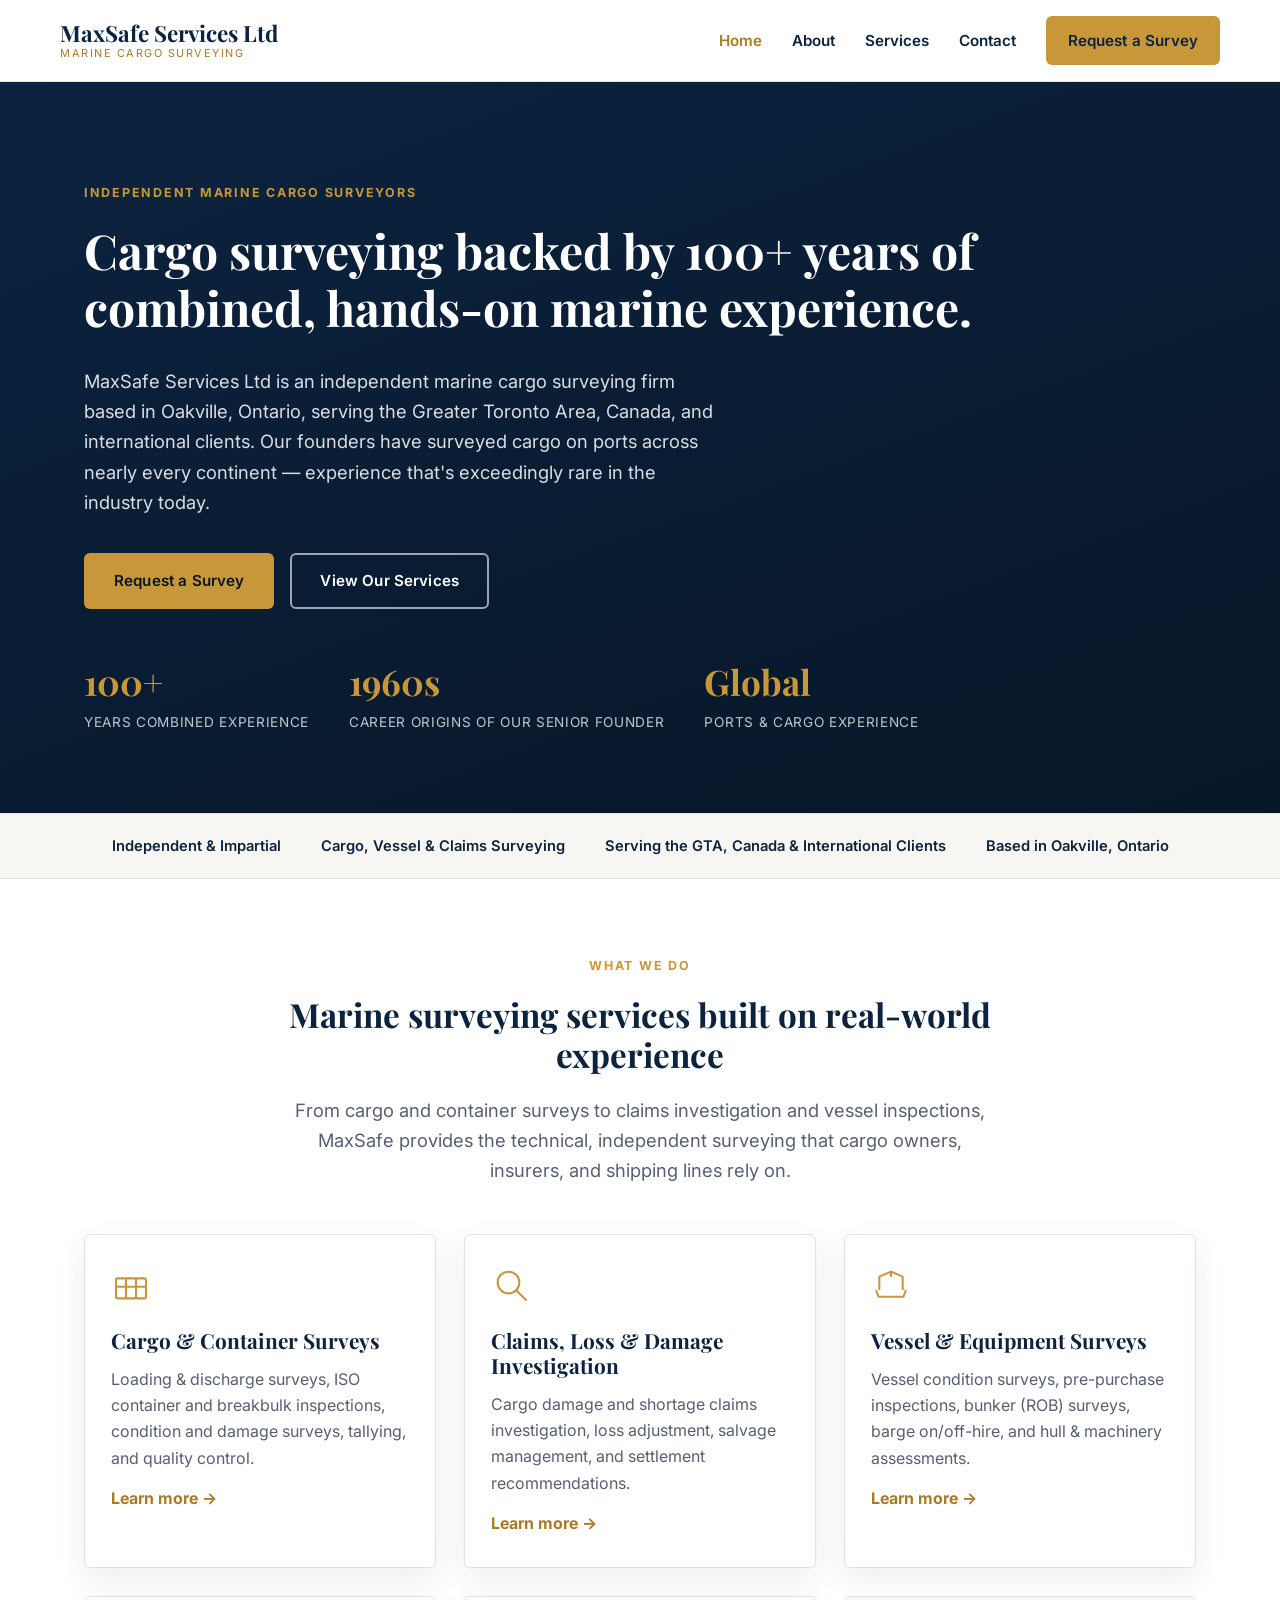
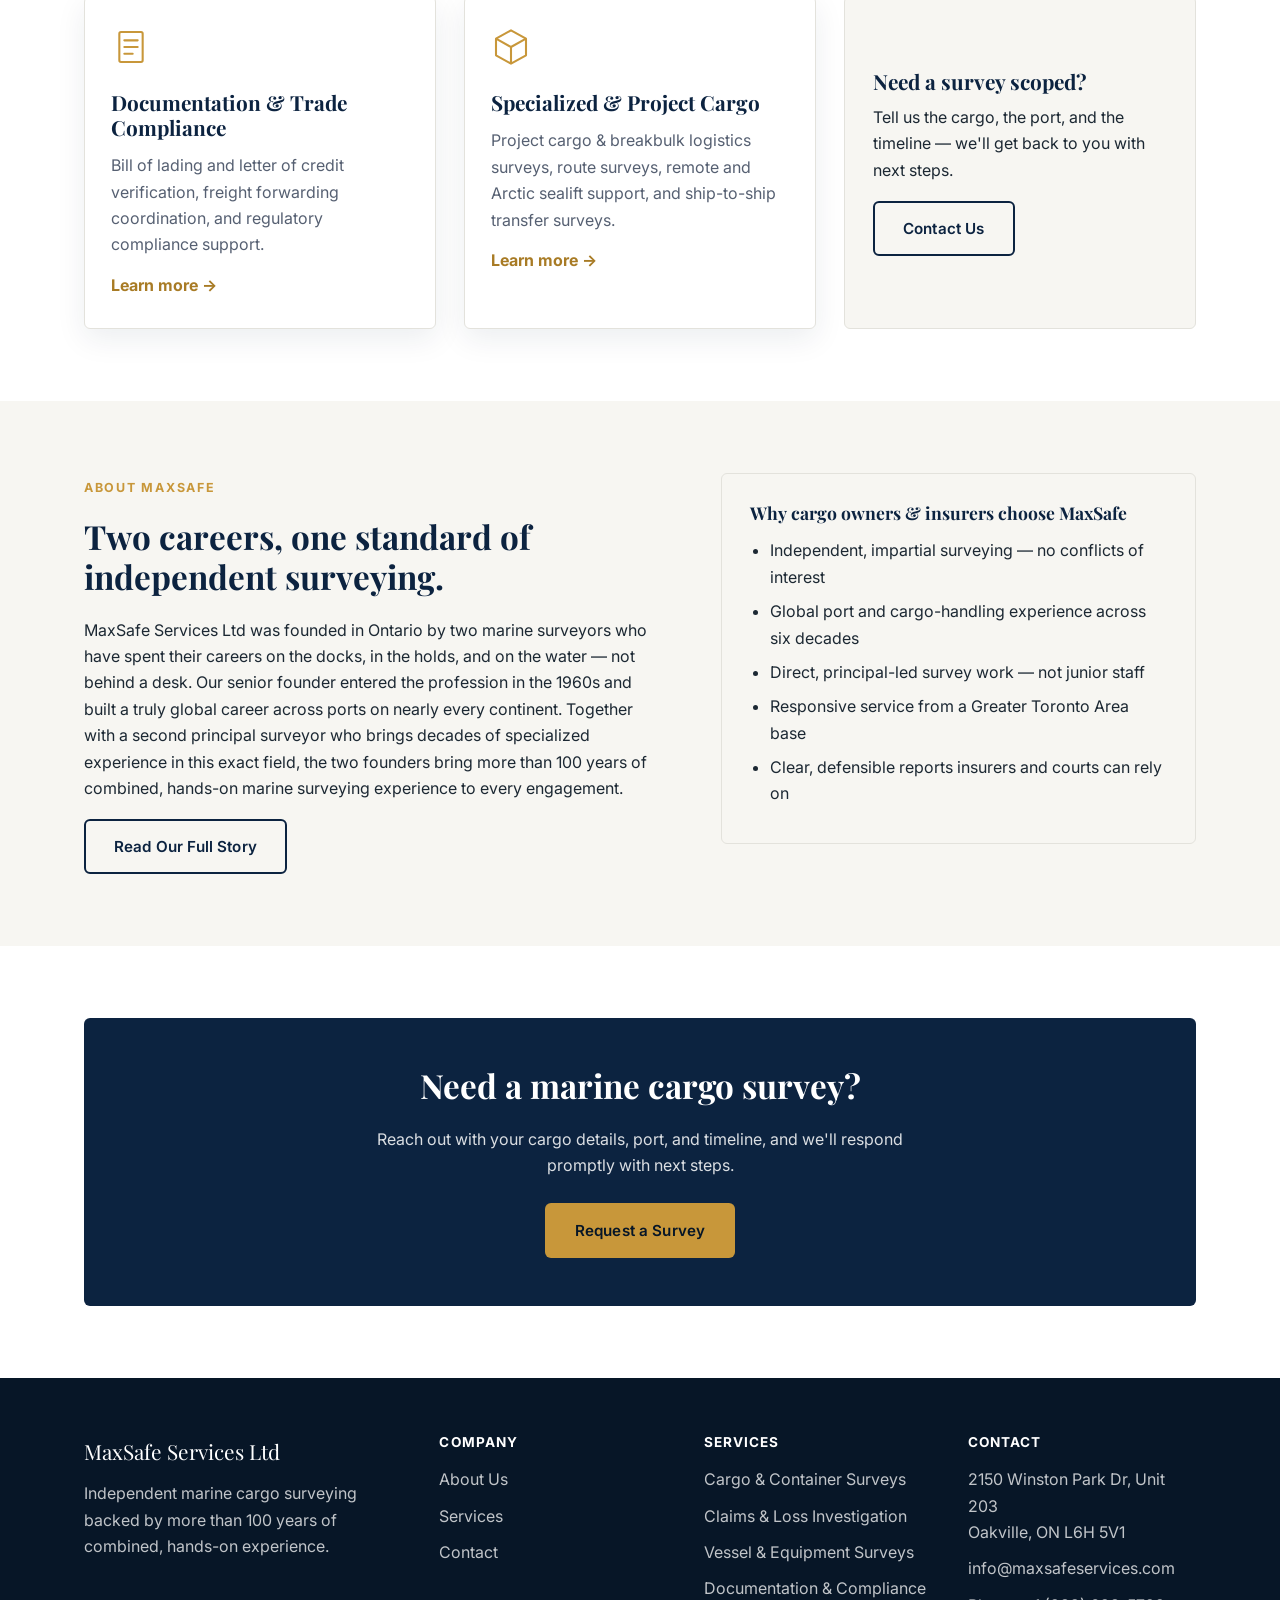
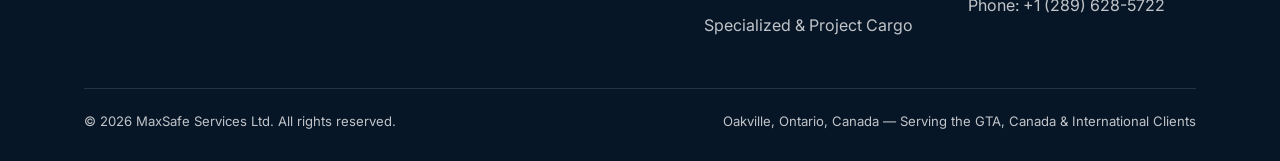
<file: index.html>
<!DOCTYPE html>
<html lang="en-CA">
<head>
<meta charset="UTF-8">
<meta name="viewport" content="width=device-width, initial-scale=1.0">
<title>MaxSafe Services Ltd | Marine Cargo Surveyors in Oakville &amp; the GTA</title>
<meta name="description" content="MaxSafe Services Ltd provides independent marine cargo surveying, claims investigation, and vessel inspection services from Oakville, Ontario — backed by more than 100 years of combined surveying experience.">
<link rel="canonical" href="https://www.maxsafeservices.com/">
<meta property="og:type" content="website">
<meta property="og:title" content="MaxSafe Services Ltd | Marine Cargo Surveyors">
<meta property="og:description" content="Independent marine cargo surveying backed by more than 100 years of combined, hands-on experience. Based in Oakville, Ontario, serving Canada and international clients.">
<meta property="og:url" content="https://www.maxsafeservices.com/">
<meta name="twitter:card" content="summary">
<link rel="icon" type="image/svg+xml" href="assets/img/favicon.svg">
<link rel="preconnect" href="https://fonts.googleapis.com">
<link rel="preconnect" href="https://fonts.gstatic.com" crossorigin>
<link href="https://fonts.googleapis.com/css2?family=Playfair+Display:wght@600;700&family=Inter:wght@400;500;600;700&display=swap" rel="stylesheet">
<link rel="stylesheet" href="assets/css/style.css">
<script type="application/ld+json">
{
  "@context": "https://schema.org",
  "@type": "ProfessionalService",
  "name": "MaxSafe Services Ltd",
  "url": "https://www.maxsafeservices.com/",
  "description": "Independent marine cargo surveying, claims investigation, and vessel inspection services backed by more than 100 years of combined, hands-on experience.",
  "email": "info@maxsafeservices.com",
  "telephone": "+1-289-628-5722",
  "address": {
    "@type": "PostalAddress",
    "streetAddress": "2150 Winston Park Dr, Unit 203",
    "addressLocality": "Oakville",
    "addressRegion": "ON",
    "postalCode": "L6H 5V1",
    "addressCountry": "CA"
  },
  "areaServed": [
    { "@type": "Place", "name": "Greater Toronto Area" },
    { "@type": "Place", "name": "Ontario, Canada" },
    { "@type": "Place", "name": "Canada" },
    { "@type": "Place", "name": "International" }
  ],
  "hasOfferCatalog": {
    "@type": "OfferCatalog",
    "name": "Marine Surveying Services",
    "itemListElement": [
      { "@type": "Offer", "itemOffered": { "@type": "Service", "name": "Cargo & Container Surveys" } },
      { "@type": "Offer", "itemOffered": { "@type": "Service", "name": "Claims, Loss & Damage Investigation" } },
      { "@type": "Offer", "itemOffered": { "@type": "Service", "name": "Vessel & Equipment Surveys" } },
      { "@type": "Offer", "itemOffered": { "@type": "Service", "name": "Documentation & Trade Compliance" } },
      { "@type": "Offer", "itemOffered": { "@type": "Service", "name": "Specialized & Project Cargo Surveys" } }
    ]
  }
}
</script>
</head>
<body>

<header class="site-header">
  <div class="container nav">
    <a href="index.html" class="nav__brand">
      <span class="nav__brand-name">MaxSafe Services Ltd</span>
      <span class="nav__brand-tag">Marine Cargo Surveying</span>
    </a>
    <button class="nav__toggle" aria-label="Toggle navigation" aria-expanded="false">
      <span></span><span></span><span></span>
    </button>
    <ul class="nav__links">
      <li><a href="index.html">Home</a></li>
      <li><a href="about.html">About</a></li>
      <li><a href="services.html">Services</a></li>
      <li><a href="contact.html">Contact</a></li>
      <li><a href="contact.html" class="btn btn--gold">Request a Survey</a></li>
    </ul>
  </div>
</header>

<main>

  <section class="section--navy hero">
    <div class="container">
      <span class="hero__eyebrow">Independent Marine Cargo Surveyors</span>
      <h1>Cargo surveying backed by 100+ years of combined, hands-on marine experience.</h1>
      <p class="lede" style="max-width:640px;">MaxSafe Services Ltd is an independent marine cargo surveying firm based in Oakville, Ontario, serving the Greater Toronto Area, Canada, and international clients. Our founders have surveyed cargo on ports across nearly every continent — experience that's exceedingly rare in the industry today.</p>
      <div class="hero__cta">
        <a href="contact.html" class="btn btn--gold">Request a Survey</a>
        <a href="services.html" class="btn btn--outline">View Our Services</a>
      </div>
      <div class="hero__stats">
        <div>
          <div class="hero__stat-number">100+</div>
          <div class="hero__stat-label">Years combined experience</div>
        </div>
        <div>
          <div class="hero__stat-number">1960s</div>
          <div class="hero__stat-label">Career origins of our senior founder</div>
        </div>
        <div>
          <div class="hero__stat-number">Global</div>
          <div class="hero__stat-label">Ports &amp; cargo experience</div>
        </div>
      </div>
    </div>
  </section>

  <div class="trust-bar">
    <div class="container">
      <span>Independent &amp; Impartial</span>
      <span>Cargo, Vessel &amp; Claims Surveying</span>
      <span>Serving the GTA, Canada &amp; International Clients</span>
      <span>Based in Oakville, Ontario</span>
    </div>
  </div>

  <section class="section">
    <div class="container">
      <div class="text-center" style="max-width:720px; margin:0 auto 48px;">
        <span class="hero__eyebrow" style="color:#c8973a;">What We Do</span>
        <h2>Marine surveying services built on real-world experience</h2>
        <p class="lede">From cargo and container surveys to claims investigation and vessel inspections, MaxSafe provides the technical, independent surveying that cargo owners, insurers, and shipping lines rely on.</p>
      </div>

      <div class="grid grid--3">

        <a class="service-card" href="service-cargo-container-surveys.html">
          <div class="card__icon">
            <svg viewBox="0 0 48 48" fill="none" xmlns="http://www.w3.org/2000/svg"><rect x="6" y="16" width="36" height="24" rx="2" stroke="currentColor" stroke-width="2.5"/><path d="M6 26h36M18 16v24M30 16v24" stroke="currentColor" stroke-width="2.5"/></svg>
          </div>
          <h3>Cargo &amp; Container Surveys</h3>
          <p>Loading &amp; discharge surveys, ISO container and breakbulk inspections, condition and damage surveys, tallying, and quality control.</p>
          <span class="service-card__more">Learn more →</span>
        </a>

        <a class="service-card" href="service-claims-loss-damage-investigation.html">
          <div class="card__icon">
            <svg viewBox="0 0 48 48" fill="none" xmlns="http://www.w3.org/2000/svg"><circle cx="21" cy="21" r="13" stroke="currentColor" stroke-width="2.5"/><path d="M30.5 30.5L42 42" stroke="currentColor" stroke-width="2.5" stroke-linecap="round"/></svg>
          </div>
          <h3>Claims, Loss &amp; Damage Investigation</h3>
          <p>Cargo damage and shortage claims investigation, loss adjustment, salvage management, and settlement recommendations.</p>
          <span class="service-card__more">Learn more →</span>
        </a>

        <a class="service-card" href="service-vessel-equipment-surveys.html">
          <div class="card__icon">
            <svg viewBox="0 0 48 48" fill="none" xmlns="http://www.w3.org/2000/svg"><path d="M6 30l3 8h30l3-8M10 30V14l14-6 14 6v16" stroke="currentColor" stroke-width="2.5" stroke-linejoin="round"/><path d="M24 8v6" stroke="currentColor" stroke-width="2.5"/></svg>
          </div>
          <h3>Vessel &amp; Equipment Surveys</h3>
          <p>Vessel condition surveys, pre-purchase inspections, bunker (ROB) surveys, barge on/off-hire, and hull &amp; machinery assessments.</p>
          <span class="service-card__more">Learn more →</span>
        </a>

        <a class="service-card" href="service-documentation-trade-compliance.html">
          <div class="card__icon">
            <svg viewBox="0 0 48 48" fill="none" xmlns="http://www.w3.org/2000/svg"><rect x="10" y="6" width="28" height="36" rx="2" stroke="currentColor" stroke-width="2.5"/><path d="M16 16h16M16 24h16M16 32h10" stroke="currentColor" stroke-width="2.5" stroke-linecap="round"/></svg>
          </div>
          <h3>Documentation &amp; Trade Compliance</h3>
          <p>Bill of lading and letter of credit verification, freight forwarding coordination, and regulatory compliance support.</p>
          <span class="service-card__more">Learn more →</span>
        </a>

        <a class="service-card" href="service-specialized-project-cargo.html">
          <div class="card__icon">
            <svg viewBox="0 0 48 48" fill="none" xmlns="http://www.w3.org/2000/svg"><path d="M24 4l18 10v20L24 44 6 34V14z" stroke="currentColor" stroke-width="2.5" stroke-linejoin="round"/><path d="M6 14l18 10 18-10M24 24v20" stroke="currentColor" stroke-width="2.5" stroke-linejoin="round"/></svg>
          </div>
          <h3>Specialized &amp; Project Cargo</h3>
          <p>Project cargo &amp; breakbulk logistics surveys, route surveys, remote and Arctic sealift support, and ship-to-ship transfer surveys.</p>
          <span class="service-card__more">Learn more →</span>
        </a>

        <div class="card" style="display:flex; flex-direction:column; justify-content:center; background:var(--off-white); box-shadow:none;">
          <h3>Need a survey scoped?</h3>
          <p>Tell us the cargo, the port, and the timeline — we'll get back to you with next steps.</p>
          <a href="contact.html" class="btn btn--navy-outline" style="align-self:flex-start;">Contact Us</a>
        </div>

      </div>
    </div>
  </section>

  <section class="section section--off">
    <div class="container two-col">
      <div>
        <span class="hero__eyebrow" style="color:#c8973a;">About MaxSafe</span>
        <h2>Two careers, one standard of independent surveying.</h2>
        <p>MaxSafe Services Ltd was founded in Ontario by two marine surveyors who have spent their careers on the docks, in the holds, and on the water — not behind a desk. Our senior founder entered the profession in the 1960s and built a truly global career across ports on nearly every continent. Together with a second principal surveyor who brings decades of specialized experience in this exact field, the two founders bring more than 100 years of combined, hands-on marine surveying experience to every engagement.</p>
        <a href="about.html" class="btn btn--navy-outline">Read Our Full Story</a>
      </div>
      <div class="side-box">
        <h3>Why cargo owners &amp; insurers choose MaxSafe</h3>
        <ul>
          <li>Independent, impartial surveying — no conflicts of interest</li>
          <li>Global port and cargo-handling experience across six decades</li>
          <li>Direct, principal-led survey work — not junior staff</li>
          <li>Responsive service from a Greater Toronto Area base</li>
          <li>Clear, defensible reports insurers and courts can rely on</li>
        </ul>
      </div>
    </div>
  </section>

  <section class="section">
    <div class="container">
      <div class="cta-band">
        <h2>Need a marine cargo survey?</h2>
        <p style="max-width:560px; margin:0 auto 24px;">Reach out with your cargo details, port, and timeline, and we'll respond promptly with next steps.</p>
        <a href="contact.html" class="btn btn--gold">Request a Survey</a>
      </div>
    </div>
  </section>

</main>

<footer class="site-footer">
  <div class="container">
    <div class="footer-grid">
      <div>
        <div class="footer-brand-name">MaxSafe Services Ltd</div>
        <p>Independent marine cargo surveying backed by more than 100 years of combined, hands-on experience.</p>
      </div>
      <div>
        <h4>Company</h4>
        <ul>
          <li><a href="about.html">About Us</a></li>
          <li><a href="services.html">Services</a></li>
          <li><a href="contact.html">Contact</a></li>
        </ul>
      </div>
      <div>
        <h4>Services</h4>
        <ul>
          <li><a href="service-cargo-container-surveys.html">Cargo &amp; Container Surveys</a></li>
          <li><a href="service-claims-loss-damage-investigation.html">Claims &amp; Loss Investigation</a></li>
          <li><a href="service-vessel-equipment-surveys.html">Vessel &amp; Equipment Surveys</a></li>
          <li><a href="service-documentation-trade-compliance.html">Documentation &amp; Compliance</a></li>
          <li><a href="service-specialized-project-cargo.html">Specialized &amp; Project Cargo</a></li>
        </ul>
      </div>
      <div>
        <h4>Contact</h4>
        <ul>
          <li>2150 Winston Park Dr, Unit 203<br>Oakville, ON L6H 5V1</li>
          <li><a href="mailto:info@maxsafeservices.com">info@maxsafeservices.com</a></li>
          <li>Phone: <a href="tel:+12896285722">+1 (289) 628-5722</a></li>
        </ul>
      </div>
    </div>
    <div class="footer-bottom">
      <span>&copy; <span id="year"></span> MaxSafe Services Ltd. All rights reserved.</span>
      <span>Oakville, Ontario, Canada — Serving the GTA, Canada &amp; International Clients</span>
    </div>
  </div>
</footer>

<script src="assets/js/main.js"></script>
</body>
</html>
</file>
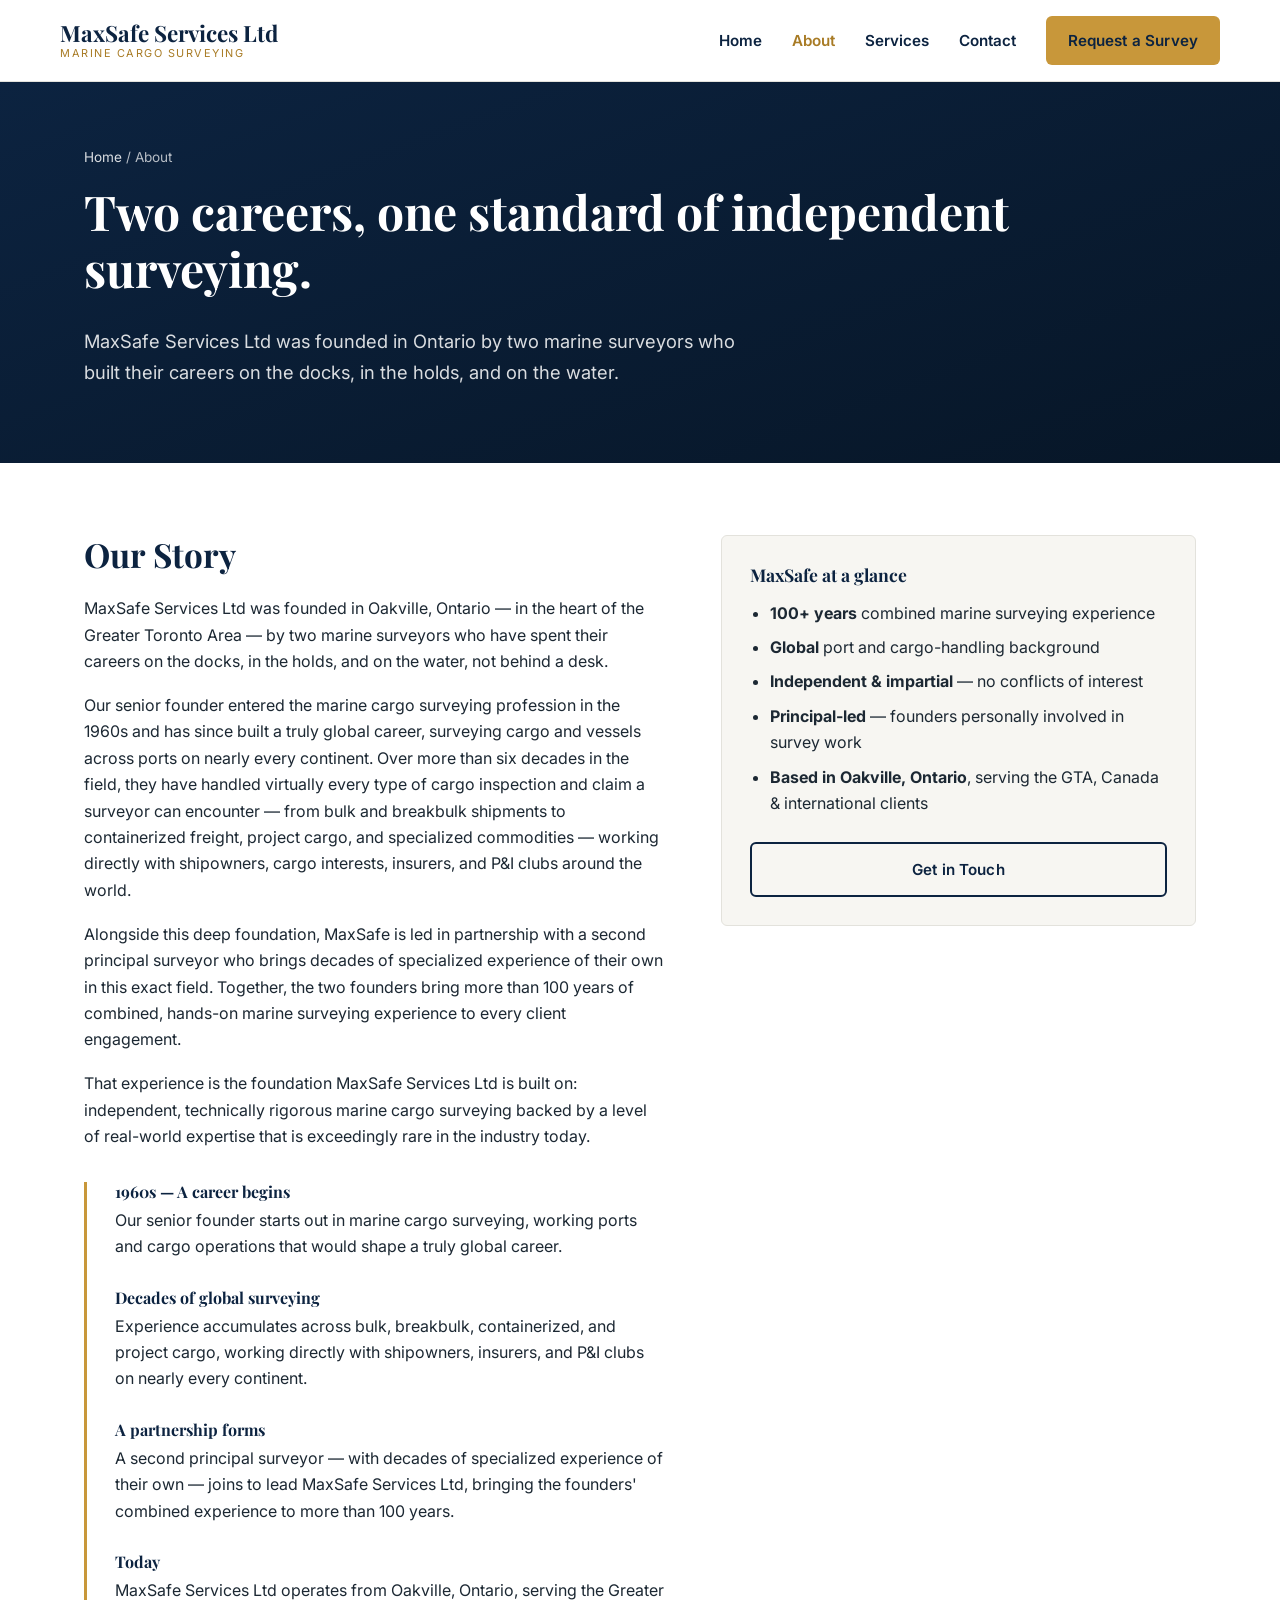
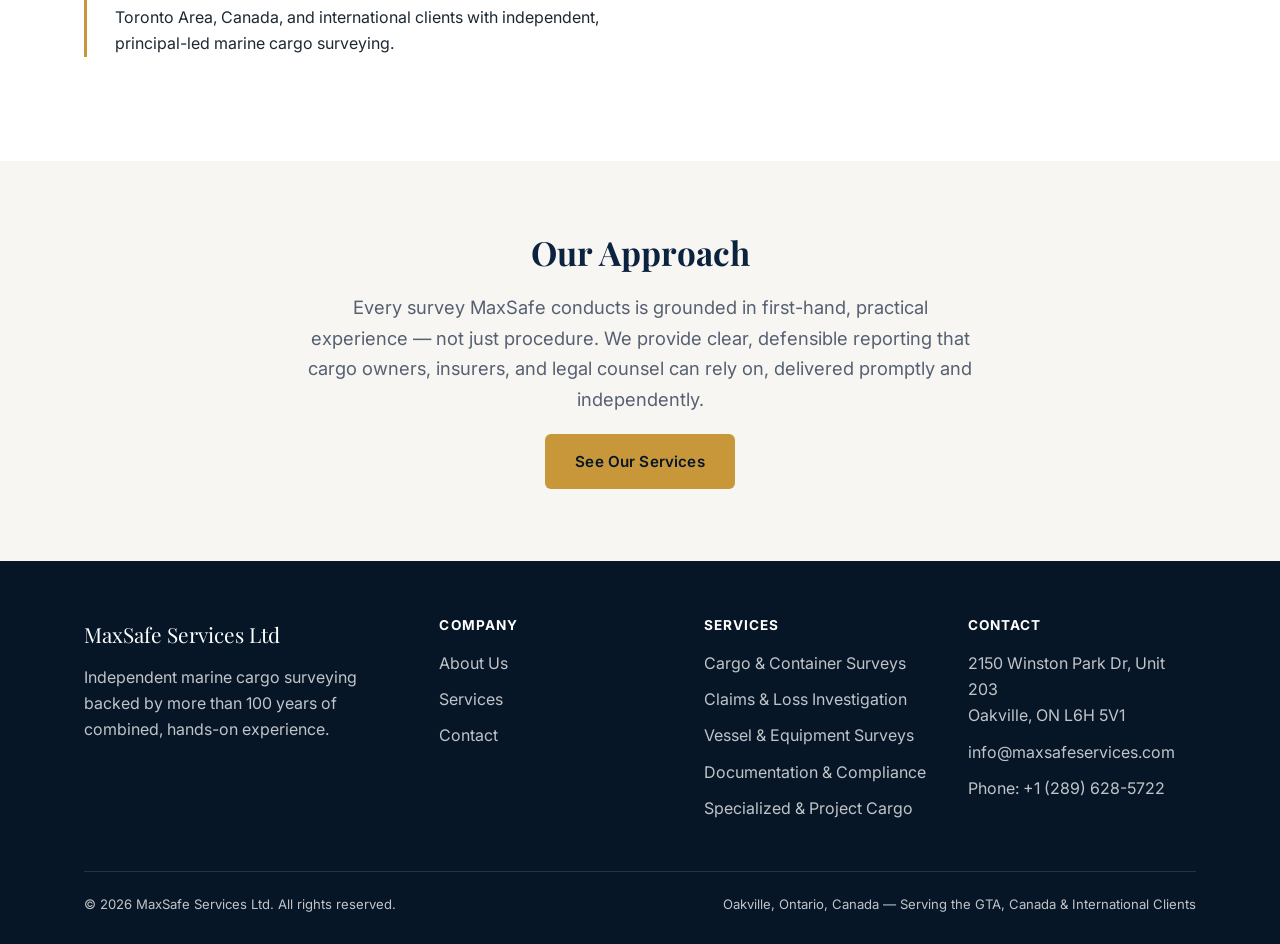
<file: about.html>
<!DOCTYPE html>
<html lang="en-CA">
<head>
<meta charset="UTF-8">
<meta name="viewport" content="width=device-width, initial-scale=1.0">
<title>About MaxSafe Services Ltd | 100+ Years of Combined Marine Surveying Experience</title>
<meta name="description" content="MaxSafe Services Ltd was founded by two marine surveyors with more than 100 years of combined, global experience. Learn about our story and our standard of independent surveying.">
<link rel="canonical" href="https://www.maxsafeservices.com/about.html">
<meta property="og:type" content="website">
<meta property="og:title" content="About MaxSafe Services Ltd">
<meta property="og:description" content="Two careers, one standard of independent marine cargo surveying — more than 100 years of combined, hands-on experience.">
<meta property="og:url" content="https://www.maxsafeservices.com/about.html">
<link rel="icon" type="image/svg+xml" href="assets/img/favicon.svg">
<link rel="preconnect" href="https://fonts.googleapis.com">
<link rel="preconnect" href="https://fonts.gstatic.com" crossorigin>
<link href="https://fonts.googleapis.com/css2?family=Playfair+Display:wght@600;700&family=Inter:wght@400;500;600;700&display=swap" rel="stylesheet">
<link rel="stylesheet" href="assets/css/style.css">
<script type="application/ld+json">
{
  "@context": "https://schema.org",
  "@type": "AboutPage",
  "url": "https://www.maxsafeservices.com/about.html",
  "mainEntity": {
    "@type": "ProfessionalService",
    "name": "MaxSafe Services Ltd",
    "foundingLocation": "Oakville, Ontario, Canada"
  }
}
</script>
</head>
<body>

<header class="site-header">
  <div class="container nav">
    <a href="index.html" class="nav__brand">
      <span class="nav__brand-name">MaxSafe Services Ltd</span>
      <span class="nav__brand-tag">Marine Cargo Surveying</span>
    </a>
    <button class="nav__toggle" aria-label="Toggle navigation" aria-expanded="false">
      <span></span><span></span><span></span>
    </button>
    <ul class="nav__links">
      <li><a href="index.html">Home</a></li>
      <li><a href="about.html">About</a></li>
      <li><a href="services.html">Services</a></li>
      <li><a href="contact.html">Contact</a></li>
      <li><a href="contact.html" class="btn btn--gold">Request a Survey</a></li>
    </ul>
  </div>
</header>

<main>

  <section class="section--navy page-header">
    <div class="container">
      <div class="breadcrumb"><a href="index.html">Home</a> / About</div>
      <h1>Two careers, one standard of independent surveying.</h1>
      <p class="lede" style="max-width:680px;">MaxSafe Services Ltd was founded in Ontario by two marine surveyors who built their careers on the docks, in the holds, and on the water.</p>
    </div>
  </section>

  <section class="section">
    <div class="container two-col">
      <div>
        <h2>Our Story</h2>
        <p>MaxSafe Services Ltd was founded in Oakville, Ontario — in the heart of the Greater Toronto Area — by two marine surveyors who have spent their careers on the docks, in the holds, and on the water, not behind a desk.</p>
        <p>Our senior founder entered the marine cargo surveying profession in the 1960s and has since built a truly global career, surveying cargo and vessels across ports on nearly every continent. Over more than six decades in the field, they have handled virtually every type of cargo inspection and claim a surveyor can encounter — from bulk and breakbulk shipments to containerized freight, project cargo, and specialized commodities — working directly with shipowners, cargo interests, insurers, and P&amp;I clubs around the world.</p>
        <p>Alongside this deep foundation, MaxSafe is led in partnership with a second principal surveyor who brings decades of specialized experience of their own in this exact field. Together, the two founders bring more than 100 years of combined, hands-on marine surveying experience to every client engagement.</p>
        <p>That experience is the foundation MaxSafe Services Ltd is built on: independent, technically rigorous marine cargo surveying backed by a level of real-world expertise that is exceedingly rare in the industry today.</p>

        <div class="timeline">
          <div class="timeline__item">
            <h4>1960s — A career begins</h4>
            <p>Our senior founder starts out in marine cargo surveying, working ports and cargo operations that would shape a truly global career.</p>
          </div>
          <div class="timeline__item">
            <h4>Decades of global surveying</h4>
            <p>Experience accumulates across bulk, breakbulk, containerized, and project cargo, working directly with shipowners, insurers, and P&amp;I clubs on nearly every continent.</p>
          </div>
          <div class="timeline__item">
            <h4>A partnership forms</h4>
            <p>A second principal surveyor — with decades of specialized experience of their own — joins to lead MaxSafe Services Ltd, bringing the founders' combined experience to more than 100 years.</p>
          </div>
          <div class="timeline__item">
            <h4>Today</h4>
            <p>MaxSafe Services Ltd operates from Oakville, Ontario, serving the Greater Toronto Area, Canada, and international clients with independent, principal-led marine cargo surveying.</p>
          </div>
        </div>
      </div>

      <div class="side-box">
        <h3>MaxSafe at a glance</h3>
        <ul>
          <li><strong>100+ years</strong> combined marine surveying experience</li>
          <li><strong>Global</strong> port and cargo-handling background</li>
          <li><strong>Independent &amp; impartial</strong> — no conflicts of interest</li>
          <li><strong>Principal-led</strong> — founders personally involved in survey work</li>
          <li><strong>Based in Oakville, Ontario</strong>, serving the GTA, Canada &amp; international clients</li>
        </ul>
        <a href="contact.html" class="btn btn--navy-outline" style="margin-top:18px; width:100%;">Get in Touch</a>
      </div>
    </div>
  </section>

  <section class="section section--off">
    <div class="container text-center" style="max-width:720px; margin:0 auto;">
      <h2>Our Approach</h2>
      <p class="lede">Every survey MaxSafe conducts is grounded in first-hand, practical experience — not just procedure. We provide clear, defensible reporting that cargo owners, insurers, and legal counsel can rely on, delivered promptly and independently.</p>
      <a href="services.html" class="btn btn--gold">See Our Services</a>
    </div>
  </section>

</main>

<footer class="site-footer">
  <div class="container">
    <div class="footer-grid">
      <div>
        <div class="footer-brand-name">MaxSafe Services Ltd</div>
        <p>Independent marine cargo surveying backed by more than 100 years of combined, hands-on experience.</p>
      </div>
      <div>
        <h4>Company</h4>
        <ul>
          <li><a href="about.html">About Us</a></li>
          <li><a href="services.html">Services</a></li>
          <li><a href="contact.html">Contact</a></li>
        </ul>
      </div>
      <div>
        <h4>Services</h4>
        <ul>
          <li><a href="service-cargo-container-surveys.html">Cargo &amp; Container Surveys</a></li>
          <li><a href="service-claims-loss-damage-investigation.html">Claims &amp; Loss Investigation</a></li>
          <li><a href="service-vessel-equipment-surveys.html">Vessel &amp; Equipment Surveys</a></li>
          <li><a href="service-documentation-trade-compliance.html">Documentation &amp; Compliance</a></li>
          <li><a href="service-specialized-project-cargo.html">Specialized &amp; Project Cargo</a></li>
        </ul>
      </div>
      <div>
        <h4>Contact</h4>
        <ul>
          <li>2150 Winston Park Dr, Unit 203<br>Oakville, ON L6H 5V1</li>
          <li><a href="mailto:info@maxsafeservices.com">info@maxsafeservices.com</a></li>
          <li>Phone: <a href="tel:+12896285722">+1 (289) 628-5722</a></li>
        </ul>
      </div>
    </div>
    <div class="footer-bottom">
      <span>&copy; <span id="year"></span> MaxSafe Services Ltd. All rights reserved.</span>
      <span>Oakville, Ontario, Canada — Serving the GTA, Canada &amp; International Clients</span>
    </div>
  </div>
</footer>

<script src="assets/js/main.js"></script>
</body>
</html>
</file>
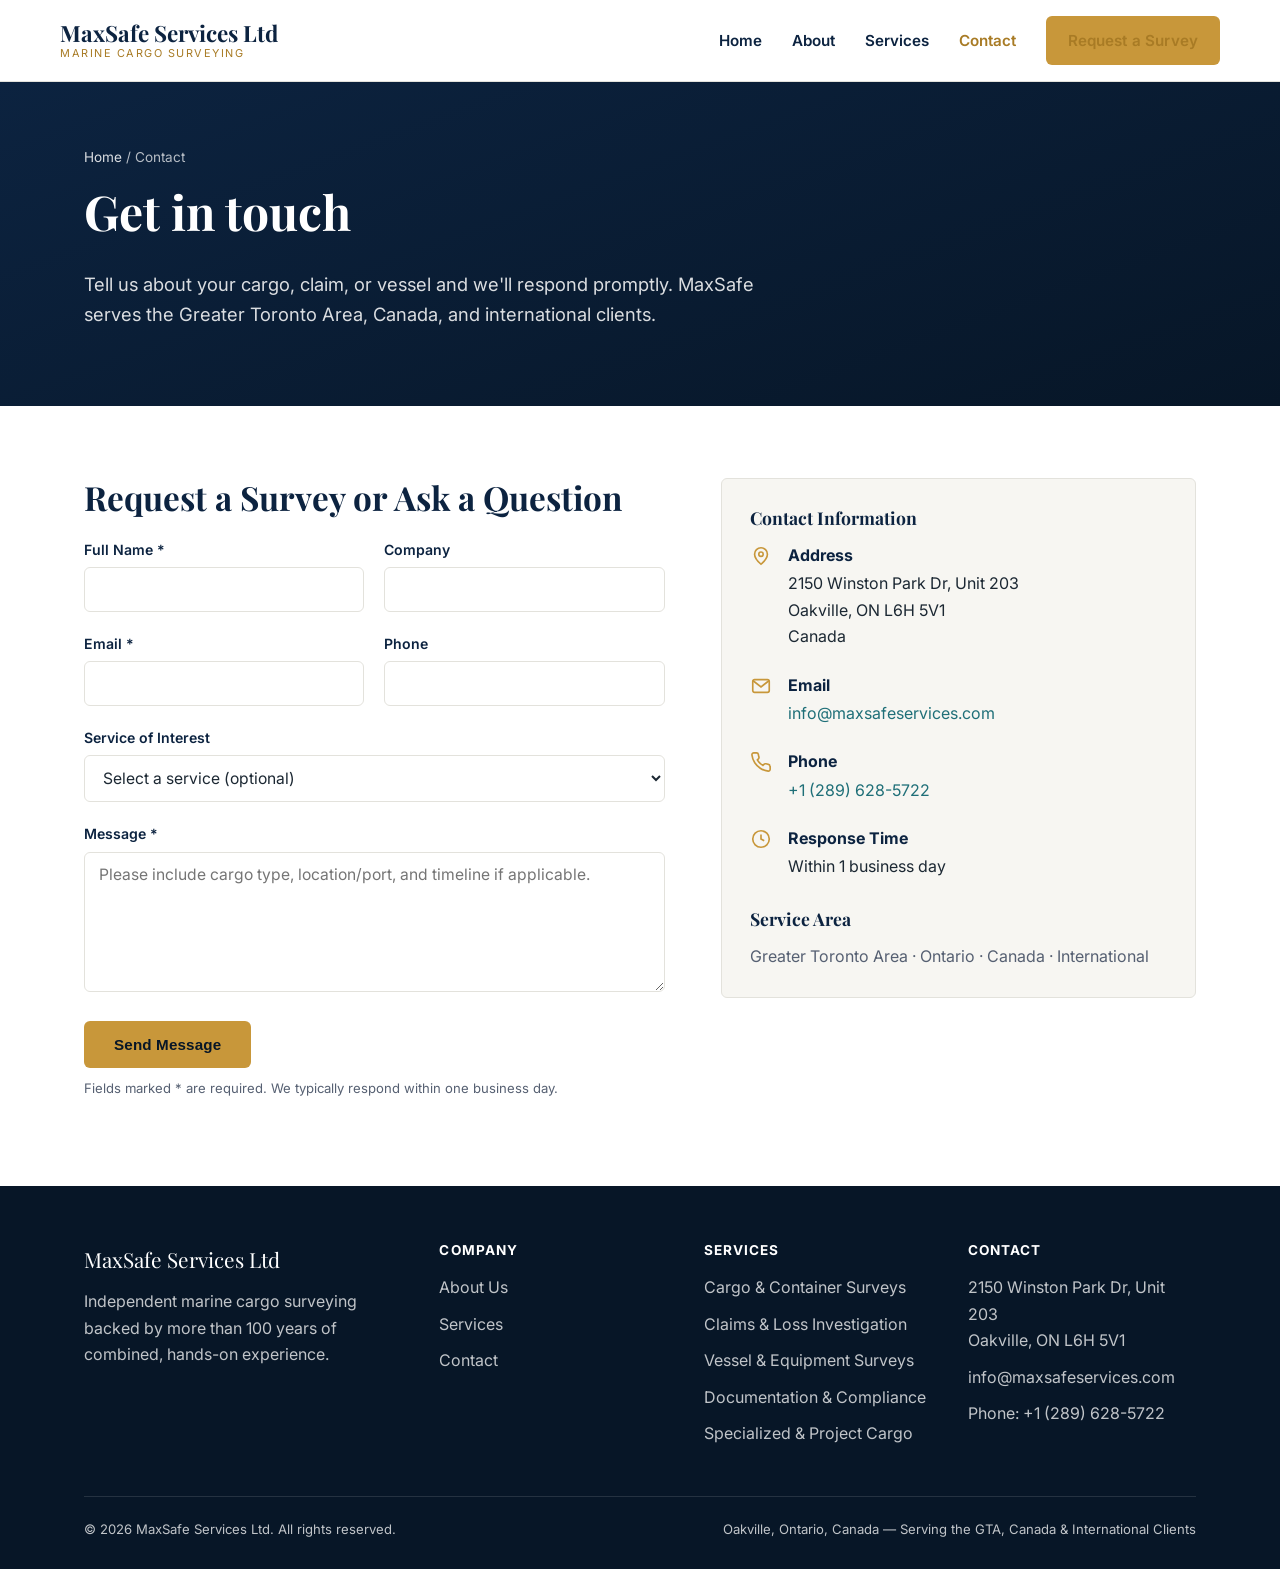
<file: contact.html>
<!DOCTYPE html>
<html lang="en-CA">
<head>
<meta charset="UTF-8">
<meta name="viewport" content="width=device-width, initial-scale=1.0">
<title>Contact MaxSafe Services Ltd | Request a Marine Survey</title>
<meta name="description" content="Contact MaxSafe Services Ltd in Oakville, Ontario to request a marine cargo survey, claims investigation, or vessel inspection. Serving the GTA, Canada, and international clients.">
<link rel="canonical" href="https://www.maxsafeservices.com/contact.html">
<meta property="og:type" content="website">
<meta property="og:title" content="Contact MaxSafe Services Ltd">
<meta property="og:description" content="Request a marine cargo survey, claims investigation, or vessel inspection from MaxSafe Services Ltd.">
<meta property="og:url" content="https://www.maxsafeservices.com/contact.html">
<link rel="icon" type="image/svg+xml" href="assets/img/favicon.svg">
<link rel="preconnect" href="https://fonts.googleapis.com">
<link rel="preconnect" href="https://fonts.gstatic.com" crossorigin>
<link href="https://fonts.googleapis.com/css2?family=Playfair+Display:wght@600;700&family=Inter:wght@400;500;600;700&display=swap" rel="stylesheet">
<link rel="stylesheet" href="assets/css/style.css">
<script type="application/ld+json">
{
  "@context": "https://schema.org",
  "@type": "ContactPage",
  "url": "https://www.maxsafeservices.com/contact.html",
  "mainEntity": {
    "@type": "ProfessionalService",
    "name": "MaxSafe Services Ltd",
    "email": "info@maxsafeservices.com",
    "telephone": "+1-289-628-5722",
    "address": {
      "@type": "PostalAddress",
      "streetAddress": "2150 Winston Park Dr, Unit 203",
      "addressLocality": "Oakville",
      "addressRegion": "ON",
      "postalCode": "L6H 5V1",
      "addressCountry": "CA"
    }
  }
}
</script>
</head>
<body>

<header class="site-header">
  <div class="container nav">
    <a href="index.html" class="nav__brand">
      <span class="nav__brand-name">MaxSafe Services Ltd</span>
      <span class="nav__brand-tag">Marine Cargo Surveying</span>
    </a>
    <button class="nav__toggle" aria-label="Toggle navigation" aria-expanded="false">
      <span></span><span></span><span></span>
    </button>
    <ul class="nav__links">
      <li><a href="index.html">Home</a></li>
      <li><a href="about.html">About</a></li>
      <li><a href="services.html">Services</a></li>
      <li><a href="contact.html">Contact</a></li>
      <li><a href="contact.html" class="btn btn--gold">Request a Survey</a></li>
    </ul>
  </div>
</header>

<main>

  <section class="section--navy page-header">
    <div class="container">
      <div class="breadcrumb"><a href="index.html">Home</a> / Contact</div>
      <h1>Get in touch</h1>
      <p class="lede" style="max-width:680px;">Tell us about your cargo, claim, or vessel and we'll respond promptly. MaxSafe serves the Greater Toronto Area, Canada, and international clients.</p>
    </div>
  </section>

  <section class="section">
    <div class="container two-col">
      <div>
        <h2>Request a Survey or Ask a Question</h2>
        <form id="contact-form" action="https://formspree.io/f/xkjwnpzw" method="POST">
          <input type="text" name="_gotcha" class="hp-field" tabindex="-1" autocomplete="off">
          <input type="hidden" name="_subject" value="New enquiry from MaxSafe Services website">
          <input type="hidden" name="_next" value="https://www.maxsafeservices.com/thank-you.html">

          <div class="form-grid">
            <div>
              <label for="name">Full Name *</label>
              <input type="text" id="name" name="name" required>
            </div>
            <div>
              <label for="company">Company</label>
              <input type="text" id="company" name="company">
            </div>
            <div>
              <label for="email">Email *</label>
              <input type="email" id="email" name="email" required>
            </div>
            <div>
              <label for="phone">Phone</label>
              <input type="tel" id="phone" name="phone">
            </div>
            <div class="full">
              <label for="service">Service of Interest</label>
              <select id="service" name="service">
                <option value="">Select a service (optional)</option>
                <option>Cargo &amp; Container Surveys</option>
                <option>Claims, Loss &amp; Damage Investigation</option>
                <option>Vessel &amp; Equipment Surveys</option>
                <option>Documentation &amp; Trade Compliance</option>
                <option>Specialized &amp; Project Cargo</option>
                <option>Not sure / general inquiry</option>
              </select>
            </div>
            <div class="full">
              <label for="message">Message *</label>
              <textarea id="message" name="message" required placeholder="Please include cargo type, location/port, and timeline if applicable."></textarea>
            </div>
          </div>

          <button type="submit" class="btn btn--gold" style="margin-top:22px;">Send Message</button>
          <p class="form-note">Fields marked * are required. We typically respond within one business day.</p>
          <div id="form-status" class="form-status" role="status" aria-live="polite"></div>
        </form>
      </div>

      <aside class="side-box">
        <h3>Contact Information</h3>
        <div class="contact-info">
          <div class="contact-info__item">
            <div class="contact-info__icon">
              <svg width="22" height="22" viewBox="0 0 24 24" fill="none" xmlns="http://www.w3.org/2000/svg"><path d="M12 21s-7-6.1-7-11a7 7 0 1114 0c0 4.9-7 11-7 11z" stroke="currentColor" stroke-width="1.8"/><circle cx="12" cy="10" r="2.4" stroke="currentColor" stroke-width="1.8"/></svg>
            </div>
            <div>
              <div class="contact-info__label">Address</div>
              2150 Winston Park Dr, Unit 203<br>Oakville, ON L6H 5V1<br>Canada
            </div>
          </div>
          <div class="contact-info__item">
            <div class="contact-info__icon">
              <svg width="22" height="22" viewBox="0 0 24 24" fill="none" xmlns="http://www.w3.org/2000/svg"><path d="M4 4h16v16H4z" stroke="none"/><path d="M3 6l9 7 9-7" stroke="currentColor" stroke-width="1.8" fill="none"/><rect x="3" y="5" width="18" height="14" rx="2" stroke="currentColor" stroke-width="1.8" fill="none"/></svg>
            </div>
            <div>
              <div class="contact-info__label">Email</div>
              <a href="mailto:info@maxsafeservices.com">info@maxsafeservices.com</a>
            </div>
          </div>
          <div class="contact-info__item">
            <div class="contact-info__icon">
              <svg width="22" height="22" viewBox="0 0 24 24" fill="none" xmlns="http://www.w3.org/2000/svg"><path d="M22 16.9v3a2 2 0 01-2.2 2 19.8 19.8 0 01-8.6-3.1 19.5 19.5 0 01-6-6A19.8 19.8 0 012.1 4.2 2 2 0 014.1 2h3a2 2 0 012 1.7c.1.9.3 1.8.6 2.7a2 2 0 01-.5 2.1L8 9.7a16 16 0 006 6l1.2-1.2a2 2 0 012.1-.5c.9.3 1.8.5 2.7.6a2 2 0 011.7 2z" stroke="currentColor" stroke-width="1.8"/></svg>
            </div>
            <div>
              <div class="contact-info__label">Phone</div>
              <a href="tel:+12896285722">+1 (289) 628-5722</a>
            </div>
          </div>
          <div class="contact-info__item">
            <div class="contact-info__icon">
              <svg width="22" height="22" viewBox="0 0 24 24" fill="none" xmlns="http://www.w3.org/2000/svg"><circle cx="12" cy="12" r="9" stroke="currentColor" stroke-width="1.8"/><path d="M12 7v5l3.5 2" stroke="currentColor" stroke-width="1.8"/></svg>
            </div>
            <div>
              <div class="contact-info__label">Response Time</div>
              Within 1 business day
            </div>
          </div>
        </div>
        <h3 style="margin-top:28px;">Service Area</h3>
        <p style="margin-bottom:0; color:var(--text-light);">Greater Toronto Area &middot; Ontario &middot; Canada &middot; International</p>
      </aside>
    </div>
  </section>

</main>

<footer class="site-footer">
  <div class="container">
    <div class="footer-grid">
      <div>
        <div class="footer-brand-name">MaxSafe Services Ltd</div>
        <p>Independent marine cargo surveying backed by more than 100 years of combined, hands-on experience.</p>
      </div>
      <div>
        <h4>Company</h4>
        <ul>
          <li><a href="about.html">About Us</a></li>
          <li><a href="services.html">Services</a></li>
          <li><a href="contact.html">Contact</a></li>
        </ul>
      </div>
      <div>
        <h4>Services</h4>
        <ul>
          <li><a href="service-cargo-container-surveys.html">Cargo &amp; Container Surveys</a></li>
          <li><a href="service-claims-loss-damage-investigation.html">Claims &amp; Loss Investigation</a></li>
          <li><a href="service-vessel-equipment-surveys.html">Vessel &amp; Equipment Surveys</a></li>
          <li><a href="service-documentation-trade-compliance.html">Documentation &amp; Compliance</a></li>
          <li><a href="service-specialized-project-cargo.html">Specialized &amp; Project Cargo</a></li>
        </ul>
      </div>
      <div>
        <h4>Contact</h4>
        <ul>
          <li>2150 Winston Park Dr, Unit 203<br>Oakville, ON L6H 5V1</li>
          <li><a href="mailto:info@maxsafeservices.com">info@maxsafeservices.com</a></li>
          <li>Phone: <a href="tel:+12896285722">+1 (289) 628-5722</a></li>
        </ul>
      </div>
    </div>
    <div class="footer-bottom">
      <span>&copy; <span id="year"></span> MaxSafe Services Ltd. All rights reserved.</span>
      <span>Oakville, Ontario, Canada — Serving the GTA, Canada &amp; International Clients</span>
    </div>
  </div>
</footer>

<script src="assets/js/main.js"></script>
</body>
</html>
</file>
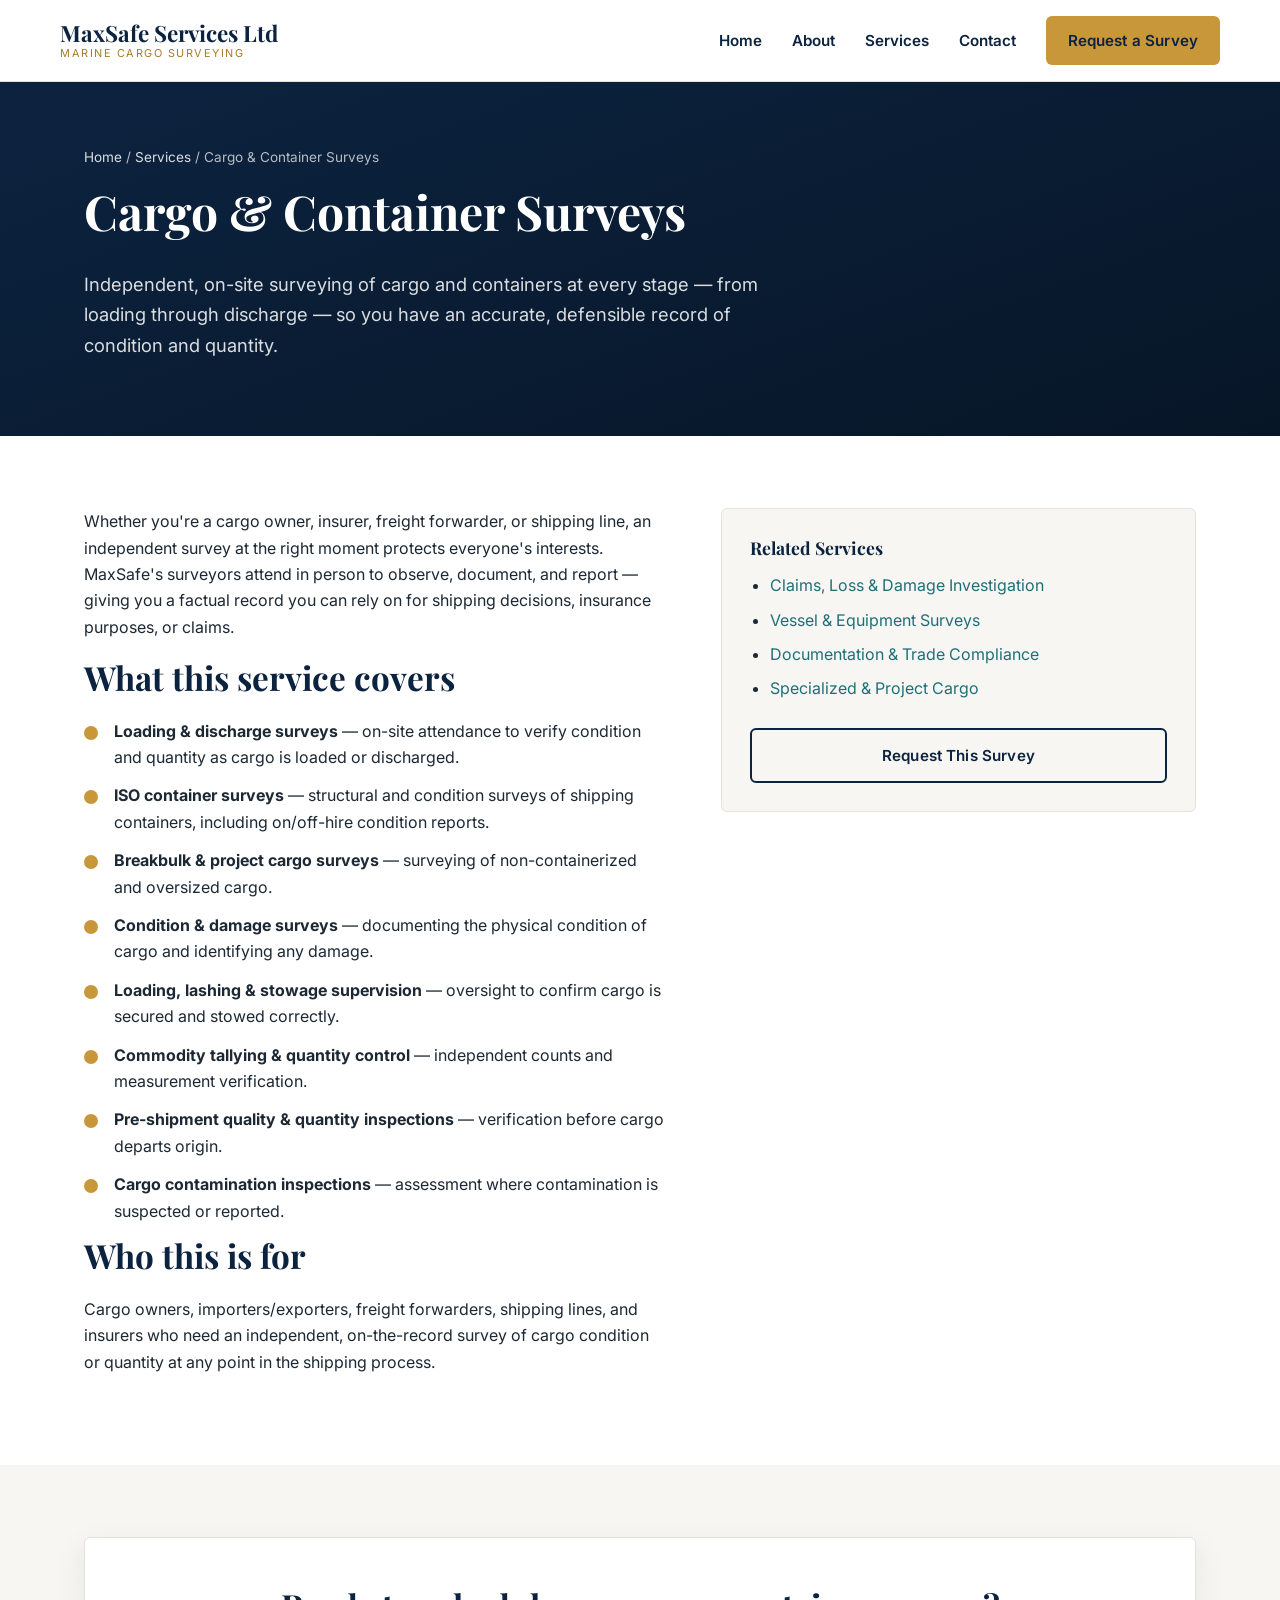
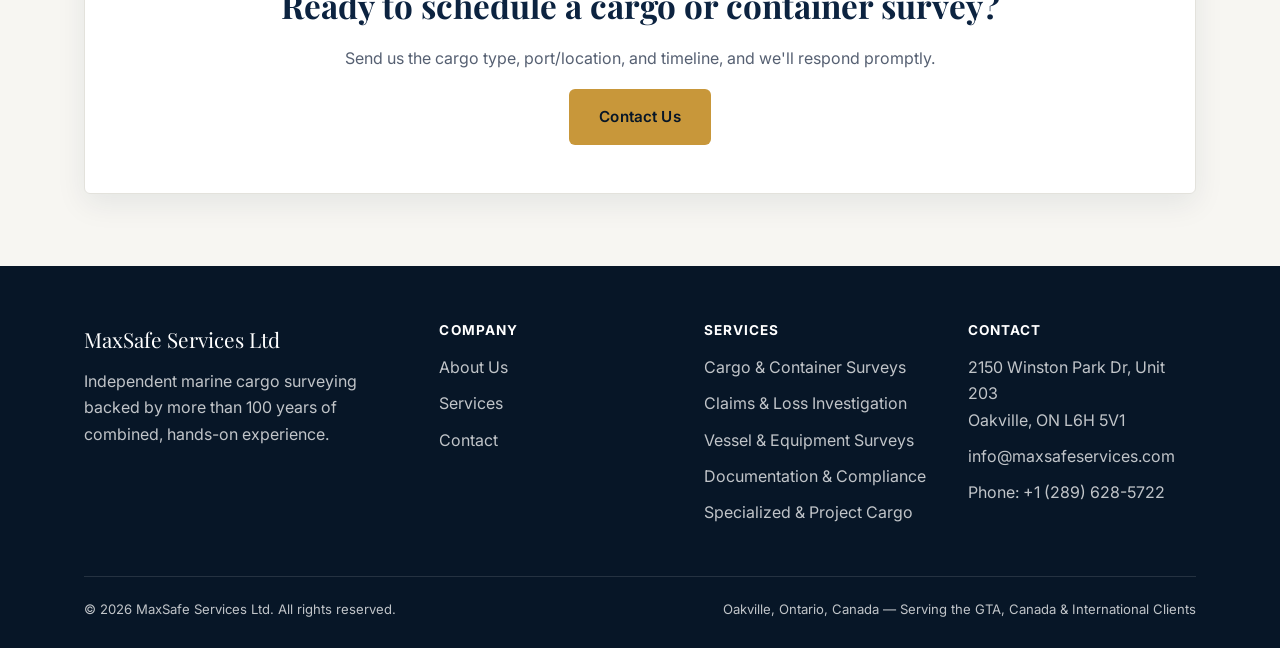
<file: service-cargo-container-surveys.html>
<!DOCTYPE html>
<html lang="en-CA">
<head>
<meta charset="UTF-8">
<meta name="viewport" content="width=device-width, initial-scale=1.0">
<title>Cargo &amp; Container Surveys | MaxSafe Services Ltd</title>
<meta name="description" content="Loading &amp; discharge surveys, ISO container and breakbulk inspections, condition and damage surveys, tallying, and pre-shipment quality control from MaxSafe Services Ltd, Oakville, Ontario.">
<link rel="canonical" href="https://www.maxsafeservices.com/service-cargo-container-surveys.html">
<meta property="og:type" content="website">
<meta property="og:title" content="Cargo &amp; Container Surveys | MaxSafe Services Ltd">
<meta property="og:description" content="Loading &amp; discharge surveys, ISO container and breakbulk inspections, condition and damage surveys, tallying, and quality control.">
<meta property="og:url" content="https://www.maxsafeservices.com/service-cargo-container-surveys.html">
<link rel="icon" type="image/svg+xml" href="assets/img/favicon.svg">
<link rel="preconnect" href="https://fonts.googleapis.com">
<link rel="preconnect" href="https://fonts.gstatic.com" crossorigin>
<link href="https://fonts.googleapis.com/css2?family=Playfair+Display:wght@600;700&family=Inter:wght@400;500;600;700&display=swap" rel="stylesheet">
<link rel="stylesheet" href="assets/css/style.css">
<script type="application/ld+json">
{
  "@context": "https://schema.org",
  "@type": "Service",
  "serviceType": "Cargo & Container Surveying",
  "name": "Cargo & Container Surveys",
  "provider": { "@type": "ProfessionalService", "name": "MaxSafe Services Ltd", "url": "https://www.maxsafeservices.com/" },
  "areaServed": ["Ontario", "Canada", "International"],
  "url": "https://www.maxsafeservices.com/service-cargo-container-surveys.html"
}
</script>
</head>
<body>

<header class="site-header">
  <div class="container nav">
    <a href="index.html" class="nav__brand">
      <span class="nav__brand-name">MaxSafe Services Ltd</span>
      <span class="nav__brand-tag">Marine Cargo Surveying</span>
    </a>
    <button class="nav__toggle" aria-label="Toggle navigation" aria-expanded="false">
      <span></span><span></span><span></span>
    </button>
    <ul class="nav__links">
      <li><a href="index.html">Home</a></li>
      <li><a href="about.html">About</a></li>
      <li><a href="services.html">Services</a></li>
      <li><a href="contact.html">Contact</a></li>
      <li><a href="contact.html" class="btn btn--gold">Request a Survey</a></li>
    </ul>
  </div>
</header>

<main>

  <section class="section--navy page-header">
    <div class="container">
      <div class="breadcrumb"><a href="index.html">Home</a> / <a href="services.html">Services</a> / Cargo &amp; Container Surveys</div>
      <h1>Cargo &amp; Container Surveys</h1>
      <p class="lede" style="max-width:680px;">Independent, on-site surveying of cargo and containers at every stage — from loading through discharge — so you have an accurate, defensible record of condition and quantity.</p>
    </div>
  </section>

  <section class="section">
    <div class="container two-col">
      <div>
        <p>Whether you're a cargo owner, insurer, freight forwarder, or shipping line, an independent survey at the right moment protects everyone's interests. MaxSafe's surveyors attend in person to observe, document, and report — giving you a factual record you can rely on for shipping decisions, insurance purposes, or claims.</p>

        <h2>What this service covers</h2>
        <ul class="check-list">
          <li><strong>Loading &amp; discharge surveys</strong> — on-site attendance to verify condition and quantity as cargo is loaded or discharged.</li>
          <li><strong>ISO container surveys</strong> — structural and condition surveys of shipping containers, including on/off-hire condition reports.</li>
          <li><strong>Breakbulk &amp; project cargo surveys</strong> — surveying of non-containerized and oversized cargo.</li>
          <li><strong>Condition &amp; damage surveys</strong> — documenting the physical condition of cargo and identifying any damage.</li>
          <li><strong>Loading, lashing &amp; stowage supervision</strong> — oversight to confirm cargo is secured and stowed correctly.</li>
          <li><strong>Commodity tallying &amp; quantity control</strong> — independent counts and measurement verification.</li>
          <li><strong>Pre-shipment quality &amp; quantity inspections</strong> — verification before cargo departs origin.</li>
          <li><strong>Cargo contamination inspections</strong> — assessment where contamination is suspected or reported.</li>
        </ul>

        <h2>Who this is for</h2>
        <p>Cargo owners, importers/exporters, freight forwarders, shipping lines, and insurers who need an independent, on-the-record survey of cargo condition or quantity at any point in the shipping process.</p>
      </div>

      <aside class="side-box">
        <h3>Related Services</h3>
        <ul>
          <li><a href="service-claims-loss-damage-investigation.html">Claims, Loss &amp; Damage Investigation</a></li>
          <li><a href="service-vessel-equipment-surveys.html">Vessel &amp; Equipment Surveys</a></li>
          <li><a href="service-documentation-trade-compliance.html">Documentation &amp; Trade Compliance</a></li>
          <li><a href="service-specialized-project-cargo.html">Specialized &amp; Project Cargo</a></li>
        </ul>
        <a href="contact.html" class="btn btn--navy-outline" style="margin-top:18px; width:100%;">Request This Survey</a>
      </aside>
    </div>
  </section>

  <section class="section section--off">
    <div class="container">
      <div class="cta-band" style="background:var(--white); border:1px solid var(--border); box-shadow:var(--shadow);">
        <h2 style="color:var(--navy);">Ready to schedule a cargo or container survey?</h2>
        <p style="color:var(--text-light);">Send us the cargo type, port/location, and timeline, and we'll respond promptly.</p>
        <a href="contact.html" class="btn btn--gold">Contact Us</a>
      </div>
    </div>
  </section>

</main>

<footer class="site-footer">
  <div class="container">
    <div class="footer-grid">
      <div>
        <div class="footer-brand-name">MaxSafe Services Ltd</div>
        <p>Independent marine cargo surveying backed by more than 100 years of combined, hands-on experience.</p>
      </div>
      <div>
        <h4>Company</h4>
        <ul>
          <li><a href="about.html">About Us</a></li>
          <li><a href="services.html">Services</a></li>
          <li><a href="contact.html">Contact</a></li>
        </ul>
      </div>
      <div>
        <h4>Services</h4>
        <ul>
          <li><a href="service-cargo-container-surveys.html">Cargo &amp; Container Surveys</a></li>
          <li><a href="service-claims-loss-damage-investigation.html">Claims &amp; Loss Investigation</a></li>
          <li><a href="service-vessel-equipment-surveys.html">Vessel &amp; Equipment Surveys</a></li>
          <li><a href="service-documentation-trade-compliance.html">Documentation &amp; Compliance</a></li>
          <li><a href="service-specialized-project-cargo.html">Specialized &amp; Project Cargo</a></li>
        </ul>
      </div>
      <div>
        <h4>Contact</h4>
        <ul>
          <li>2150 Winston Park Dr, Unit 203<br>Oakville, ON L6H 5V1</li>
          <li><a href="mailto:info@maxsafeservices.com">info@maxsafeservices.com</a></li>
          <li>Phone: <a href="tel:+12896285722">+1 (289) 628-5722</a></li>
        </ul>
      </div>
    </div>
    <div class="footer-bottom">
      <span>&copy; <span id="year"></span> MaxSafe Services Ltd. All rights reserved.</span>
      <span>Oakville, Ontario, Canada — Serving the GTA, Canada &amp; International Clients</span>
    </div>
  </div>
</footer>

<script src="assets/js/main.js"></script>
</body>
</html>
</file>
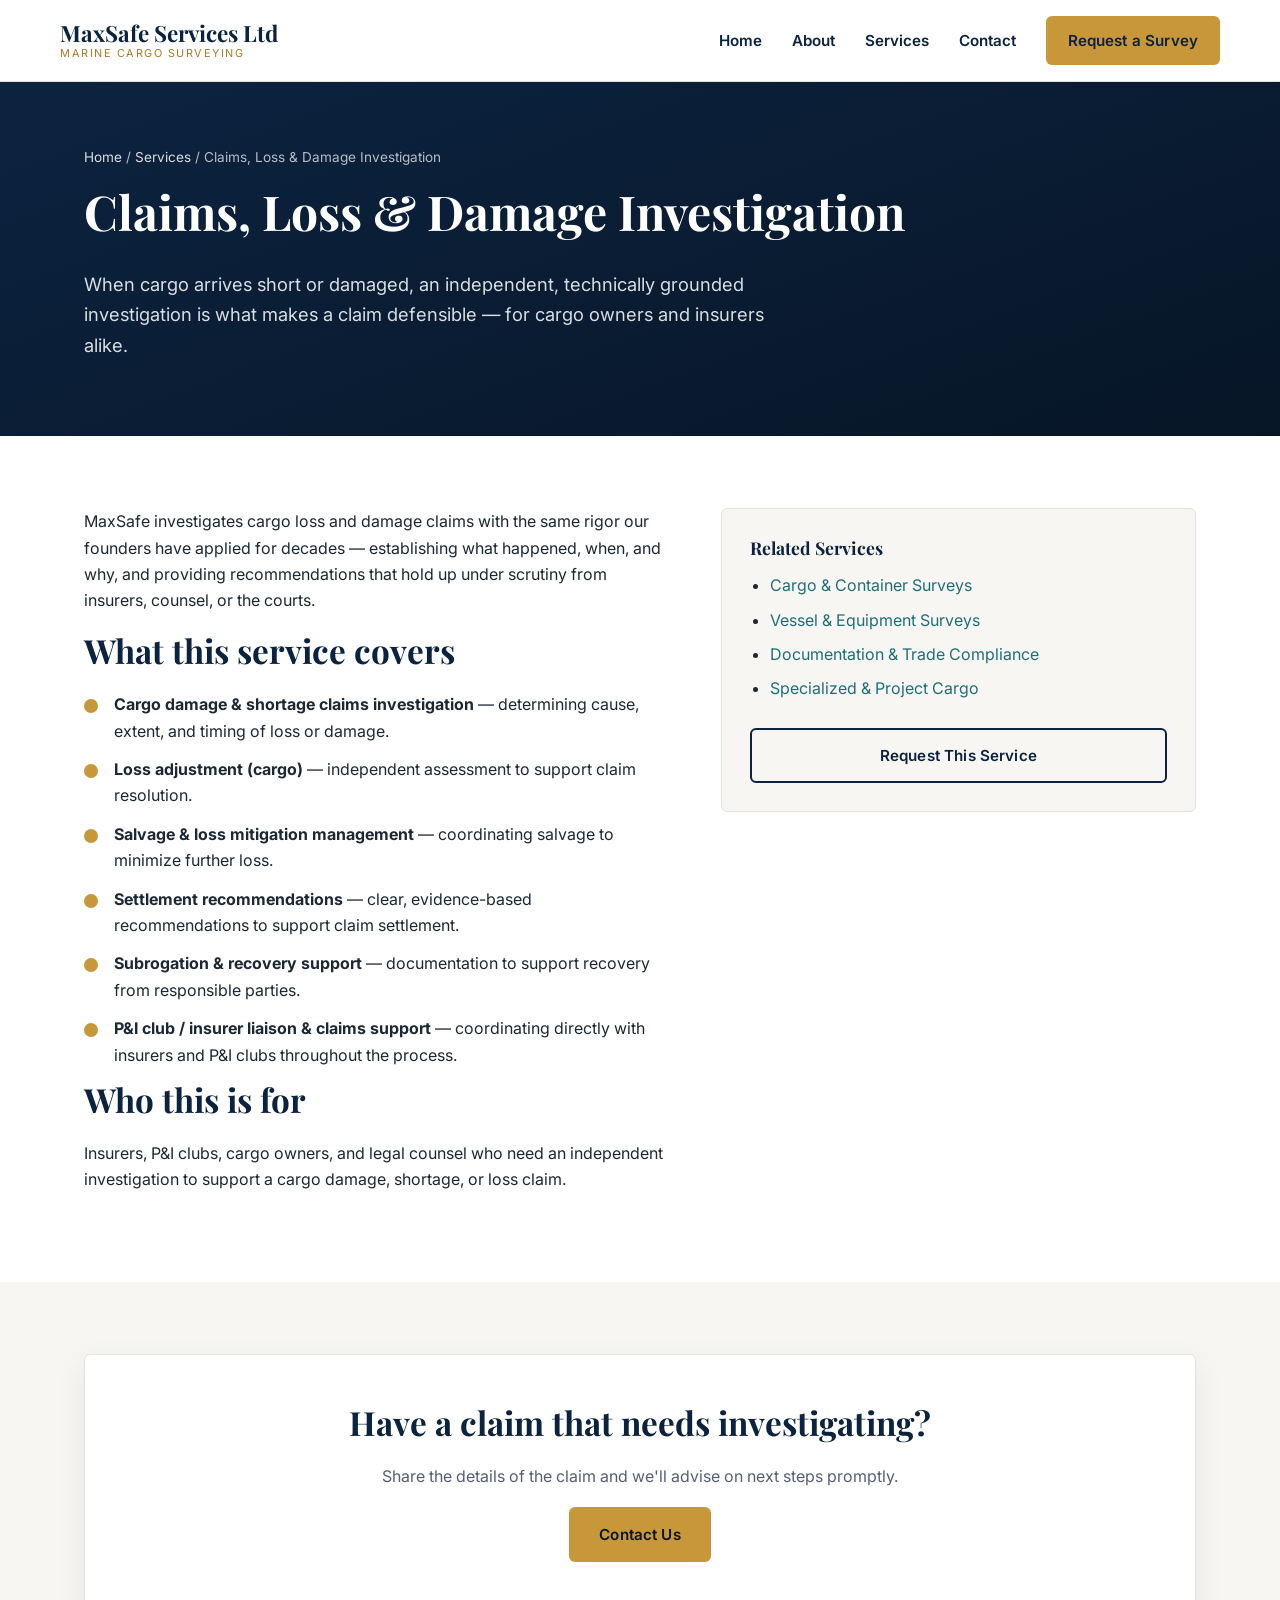
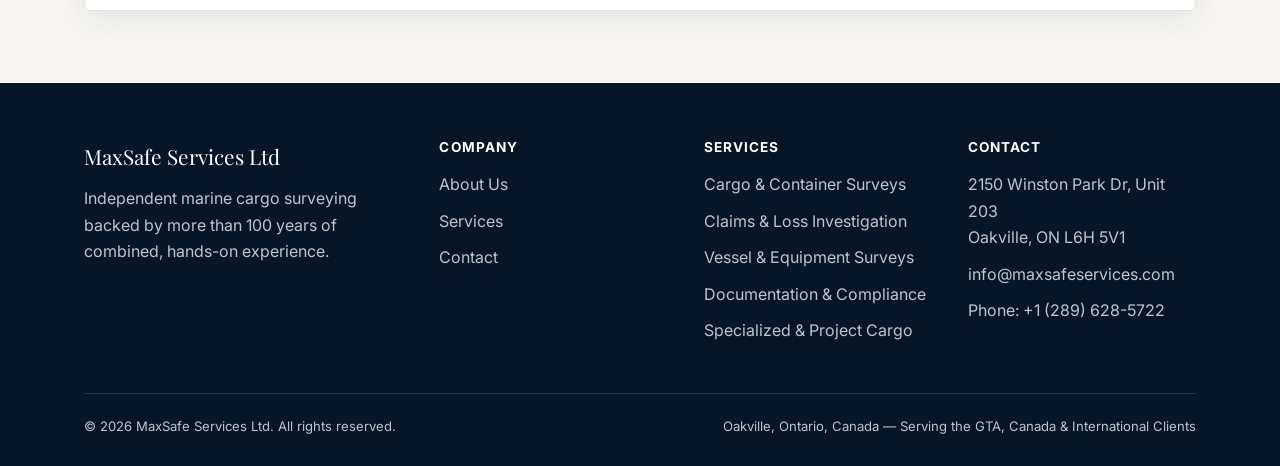
<file: service-claims-loss-damage-investigation.html>
<!DOCTYPE html>
<html lang="en-CA">
<head>
<meta charset="UTF-8">
<meta name="viewport" content="width=device-width, initial-scale=1.0">
<title>Claims, Loss &amp; Damage Investigation | MaxSafe Services Ltd</title>
<meta name="description" content="Cargo damage &amp; shortage claims investigation, loss adjustment, salvage management, settlement recommendations, and P&amp;I liaison from MaxSafe Services Ltd, Oakville, Ontario.">
<link rel="canonical" href="https://www.maxsafeservices.com/service-claims-loss-damage-investigation.html">
<meta property="og:type" content="website">
<meta property="og:title" content="Claims, Loss &amp; Damage Investigation | MaxSafe Services Ltd">
<meta property="og:description" content="Independent cargo damage and shortage claims investigation, loss adjustment, and salvage management.">
<meta property="og:url" content="https://www.maxsafeservices.com/service-claims-loss-damage-investigation.html">
<link rel="icon" type="image/svg+xml" href="assets/img/favicon.svg">
<link rel="preconnect" href="https://fonts.googleapis.com">
<link rel="preconnect" href="https://fonts.gstatic.com" crossorigin>
<link href="https://fonts.googleapis.com/css2?family=Playfair+Display:wght@600;700&family=Inter:wght@400;500;600;700&display=swap" rel="stylesheet">
<link rel="stylesheet" href="assets/css/style.css">
<script type="application/ld+json">
{
  "@context": "https://schema.org",
  "@type": "Service",
  "serviceType": "Marine Cargo Claims Investigation",
  "name": "Claims, Loss & Damage Investigation",
  "provider": { "@type": "ProfessionalService", "name": "MaxSafe Services Ltd", "url": "https://www.maxsafeservices.com/" },
  "areaServed": ["Ontario", "Canada", "International"],
  "url": "https://www.maxsafeservices.com/service-claims-loss-damage-investigation.html"
}
</script>
</head>
<body>

<header class="site-header">
  <div class="container nav">
    <a href="index.html" class="nav__brand">
      <span class="nav__brand-name">MaxSafe Services Ltd</span>
      <span class="nav__brand-tag">Marine Cargo Surveying</span>
    </a>
    <button class="nav__toggle" aria-label="Toggle navigation" aria-expanded="false">
      <span></span><span></span><span></span>
    </button>
    <ul class="nav__links">
      <li><a href="index.html">Home</a></li>
      <li><a href="about.html">About</a></li>
      <li><a href="services.html">Services</a></li>
      <li><a href="contact.html">Contact</a></li>
      <li><a href="contact.html" class="btn btn--gold">Request a Survey</a></li>
    </ul>
  </div>
</header>

<main>

  <section class="section--navy page-header">
    <div class="container">
      <div class="breadcrumb"><a href="index.html">Home</a> / <a href="services.html">Services</a> / Claims, Loss &amp; Damage Investigation</div>
      <h1>Claims, Loss &amp; Damage Investigation</h1>
      <p class="lede" style="max-width:680px;">When cargo arrives short or damaged, an independent, technically grounded investigation is what makes a claim defensible — for cargo owners and insurers alike.</p>
    </div>
  </section>

  <section class="section">
    <div class="container two-col">
      <div>
        <p>MaxSafe investigates cargo loss and damage claims with the same rigor our founders have applied for decades — establishing what happened, when, and why, and providing recommendations that hold up under scrutiny from insurers, counsel, or the courts.</p>

        <h2>What this service covers</h2>
        <ul class="check-list">
          <li><strong>Cargo damage &amp; shortage claims investigation</strong> — determining cause, extent, and timing of loss or damage.</li>
          <li><strong>Loss adjustment (cargo)</strong> — independent assessment to support claim resolution.</li>
          <li><strong>Salvage &amp; loss mitigation management</strong> — coordinating salvage to minimize further loss.</li>
          <li><strong>Settlement recommendations</strong> — clear, evidence-based recommendations to support claim settlement.</li>
          <li><strong>Subrogation &amp; recovery support</strong> — documentation to support recovery from responsible parties.</li>
          <li><strong>P&amp;I club / insurer liaison &amp; claims support</strong> — coordinating directly with insurers and P&amp;I clubs throughout the process.</li>
        </ul>

        <h2>Who this is for</h2>
        <p>Insurers, P&amp;I clubs, cargo owners, and legal counsel who need an independent investigation to support a cargo damage, shortage, or loss claim.</p>
      </div>

      <aside class="side-box">
        <h3>Related Services</h3>
        <ul>
          <li><a href="service-cargo-container-surveys.html">Cargo &amp; Container Surveys</a></li>
          <li><a href="service-vessel-equipment-surveys.html">Vessel &amp; Equipment Surveys</a></li>
          <li><a href="service-documentation-trade-compliance.html">Documentation &amp; Trade Compliance</a></li>
          <li><a href="service-specialized-project-cargo.html">Specialized &amp; Project Cargo</a></li>
        </ul>
        <a href="contact.html" class="btn btn--navy-outline" style="margin-top:18px; width:100%;">Request This Service</a>
      </aside>
    </div>
  </section>

  <section class="section section--off">
    <div class="container">
      <div class="cta-band" style="background:var(--white); border:1px solid var(--border); box-shadow:var(--shadow);">
        <h2 style="color:var(--navy);">Have a claim that needs investigating?</h2>
        <p style="color:var(--text-light);">Share the details of the claim and we'll advise on next steps promptly.</p>
        <a href="contact.html" class="btn btn--gold">Contact Us</a>
      </div>
    </div>
  </section>

</main>

<footer class="site-footer">
  <div class="container">
    <div class="footer-grid">
      <div>
        <div class="footer-brand-name">MaxSafe Services Ltd</div>
        <p>Independent marine cargo surveying backed by more than 100 years of combined, hands-on experience.</p>
      </div>
      <div>
        <h4>Company</h4>
        <ul>
          <li><a href="about.html">About Us</a></li>
          <li><a href="services.html">Services</a></li>
          <li><a href="contact.html">Contact</a></li>
        </ul>
      </div>
      <div>
        <h4>Services</h4>
        <ul>
          <li><a href="service-cargo-container-surveys.html">Cargo &amp; Container Surveys</a></li>
          <li><a href="service-claims-loss-damage-investigation.html">Claims &amp; Loss Investigation</a></li>
          <li><a href="service-vessel-equipment-surveys.html">Vessel &amp; Equipment Surveys</a></li>
          <li><a href="service-documentation-trade-compliance.html">Documentation &amp; Compliance</a></li>
          <li><a href="service-specialized-project-cargo.html">Specialized &amp; Project Cargo</a></li>
        </ul>
      </div>
      <div>
        <h4>Contact</h4>
        <ul>
          <li>2150 Winston Park Dr, Unit 203<br>Oakville, ON L6H 5V1</li>
          <li><a href="mailto:info@maxsafeservices.com">info@maxsafeservices.com</a></li>
          <li>Phone: <a href="tel:+12896285722">+1 (289) 628-5722</a></li>
        </ul>
      </div>
    </div>
    <div class="footer-bottom">
      <span>&copy; <span id="year"></span> MaxSafe Services Ltd. All rights reserved.</span>
      <span>Oakville, Ontario, Canada — Serving the GTA, Canada &amp; International Clients</span>
    </div>
  </div>
</footer>

<script src="assets/js/main.js"></script>
</body>
</html>
</file>
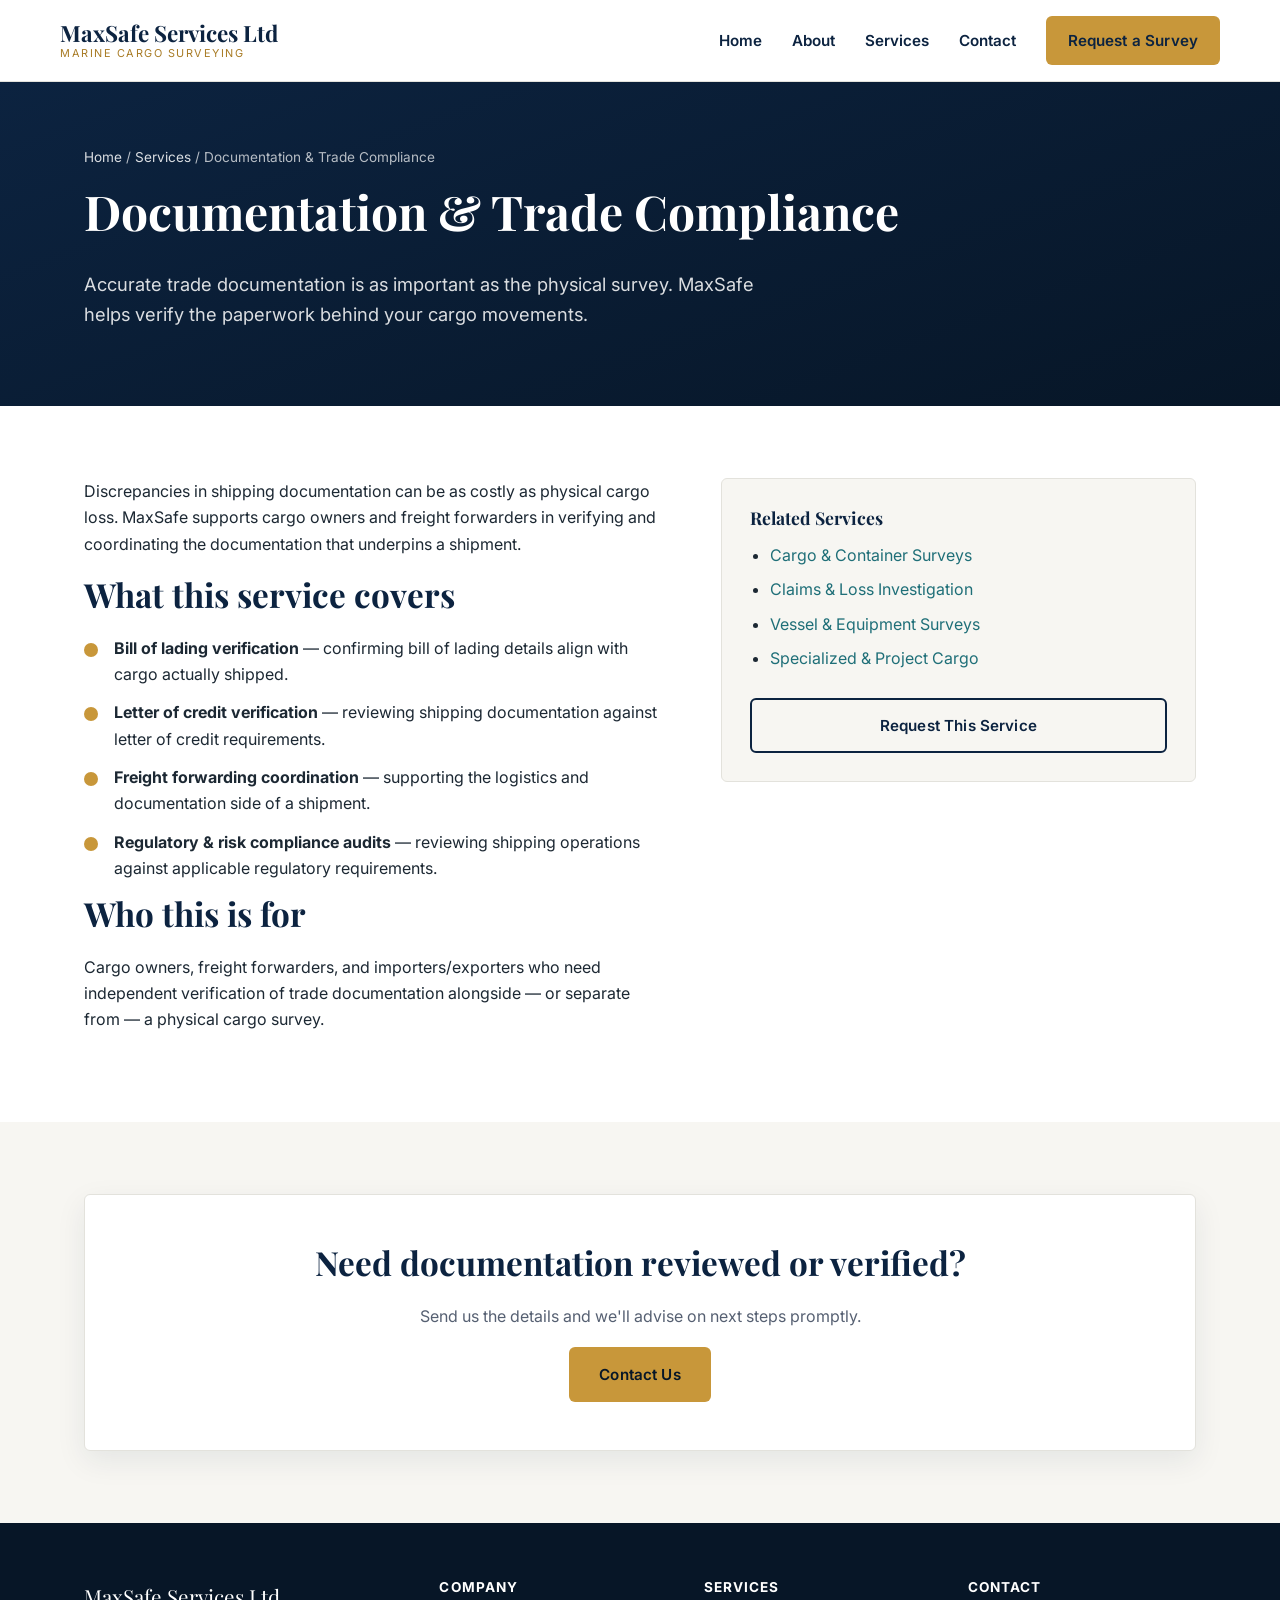
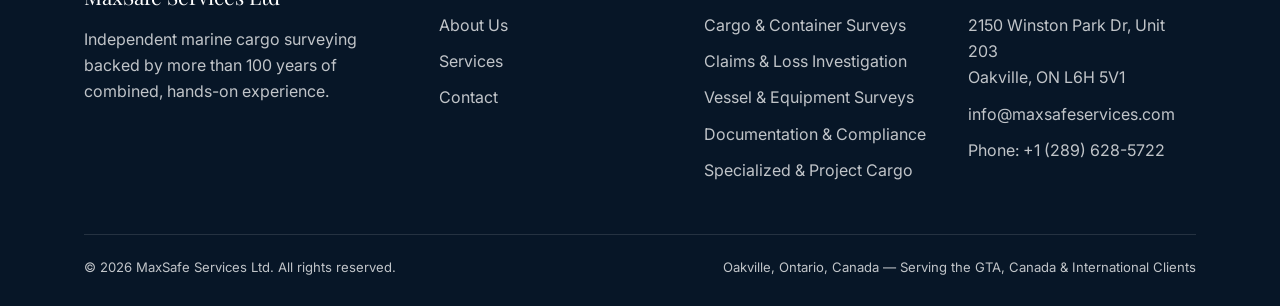
<file: service-documentation-trade-compliance.html>
<!DOCTYPE html>
<html lang="en-CA">
<head>
<meta charset="UTF-8">
<meta name="viewport" content="width=device-width, initial-scale=1.0">
<title>Documentation &amp; Trade Compliance | MaxSafe Services Ltd</title>
<meta name="description" content="Bill of lading and letter of credit verification, freight forwarding coordination, and regulatory compliance support from MaxSafe Services Ltd, Oakville, Ontario.">
<link rel="canonical" href="https://www.maxsafeservices.com/service-documentation-trade-compliance.html">
<meta property="og:type" content="website">
<meta property="og:title" content="Documentation &amp; Trade Compliance | MaxSafe Services Ltd">
<meta property="og:description" content="Bill of lading and letter of credit verification, freight forwarding coordination, and regulatory compliance support.">
<meta property="og:url" content="https://www.maxsafeservices.com/service-documentation-trade-compliance.html">
<link rel="icon" type="image/svg+xml" href="assets/img/favicon.svg">
<link rel="preconnect" href="https://fonts.googleapis.com">
<link rel="preconnect" href="https://fonts.gstatic.com" crossorigin>
<link href="https://fonts.googleapis.com/css2?family=Playfair+Display:wght@600;700&family=Inter:wght@400;500;600;700&display=swap" rel="stylesheet">
<link rel="stylesheet" href="assets/css/style.css">
<script type="application/ld+json">
{
  "@context": "https://schema.org",
  "@type": "Service",
  "serviceType": "Marine Trade Documentation & Compliance",
  "name": "Documentation & Trade Compliance",
  "provider": { "@type": "ProfessionalService", "name": "MaxSafe Services Ltd", "url": "https://www.maxsafeservices.com/" },
  "areaServed": ["Ontario", "Canada", "International"],
  "url": "https://www.maxsafeservices.com/service-documentation-trade-compliance.html"
}
</script>
</head>
<body>

<header class="site-header">
  <div class="container nav">
    <a href="index.html" class="nav__brand">
      <span class="nav__brand-name">MaxSafe Services Ltd</span>
      <span class="nav__brand-tag">Marine Cargo Surveying</span>
    </a>
    <button class="nav__toggle" aria-label="Toggle navigation" aria-expanded="false">
      <span></span><span></span><span></span>
    </button>
    <ul class="nav__links">
      <li><a href="index.html">Home</a></li>
      <li><a href="about.html">About</a></li>
      <li><a href="services.html">Services</a></li>
      <li><a href="contact.html">Contact</a></li>
      <li><a href="contact.html" class="btn btn--gold">Request a Survey</a></li>
    </ul>
  </div>
</header>

<main>

  <section class="section--navy page-header">
    <div class="container">
      <div class="breadcrumb"><a href="index.html">Home</a> / <a href="services.html">Services</a> / Documentation &amp; Trade Compliance</div>
      <h1>Documentation &amp; Trade Compliance</h1>
      <p class="lede" style="max-width:680px;">Accurate trade documentation is as important as the physical survey. MaxSafe helps verify the paperwork behind your cargo movements.</p>
    </div>
  </section>

  <section class="section">
    <div class="container two-col">
      <div>
        <p>Discrepancies in shipping documentation can be as costly as physical cargo loss. MaxSafe supports cargo owners and freight forwarders in verifying and coordinating the documentation that underpins a shipment.</p>

        <h2>What this service covers</h2>
        <ul class="check-list">
          <li><strong>Bill of lading verification</strong> — confirming bill of lading details align with cargo actually shipped.</li>
          <li><strong>Letter of credit verification</strong> — reviewing shipping documentation against letter of credit requirements.</li>
          <li><strong>Freight forwarding coordination</strong> — supporting the logistics and documentation side of a shipment.</li>
          <li><strong>Regulatory &amp; risk compliance audits</strong> — reviewing shipping operations against applicable regulatory requirements.</li>
        </ul>

        <h2>Who this is for</h2>
        <p>Cargo owners, freight forwarders, and importers/exporters who need independent verification of trade documentation alongside — or separate from — a physical cargo survey.</p>
      </div>

      <aside class="side-box">
        <h3>Related Services</h3>
        <ul>
          <li><a href="service-cargo-container-surveys.html">Cargo &amp; Container Surveys</a></li>
          <li><a href="service-claims-loss-damage-investigation.html">Claims &amp; Loss Investigation</a></li>
          <li><a href="service-vessel-equipment-surveys.html">Vessel &amp; Equipment Surveys</a></li>
          <li><a href="service-specialized-project-cargo.html">Specialized &amp; Project Cargo</a></li>
        </ul>
        <a href="contact.html" class="btn btn--navy-outline" style="margin-top:18px; width:100%;">Request This Service</a>
      </aside>
    </div>
  </section>

  <section class="section section--off">
    <div class="container">
      <div class="cta-band" style="background:var(--white); border:1px solid var(--border); box-shadow:var(--shadow);">
        <h2 style="color:var(--navy);">Need documentation reviewed or verified?</h2>
        <p style="color:var(--text-light);">Send us the details and we'll advise on next steps promptly.</p>
        <a href="contact.html" class="btn btn--gold">Contact Us</a>
      </div>
    </div>
  </section>

</main>

<footer class="site-footer">
  <div class="container">
    <div class="footer-grid">
      <div>
        <div class="footer-brand-name">MaxSafe Services Ltd</div>
        <p>Independent marine cargo surveying backed by more than 100 years of combined, hands-on experience.</p>
      </div>
      <div>
        <h4>Company</h4>
        <ul>
          <li><a href="about.html">About Us</a></li>
          <li><a href="services.html">Services</a></li>
          <li><a href="contact.html">Contact</a></li>
        </ul>
      </div>
      <div>
        <h4>Services</h4>
        <ul>
          <li><a href="service-cargo-container-surveys.html">Cargo &amp; Container Surveys</a></li>
          <li><a href="service-claims-loss-damage-investigation.html">Claims &amp; Loss Investigation</a></li>
          <li><a href="service-vessel-equipment-surveys.html">Vessel &amp; Equipment Surveys</a></li>
          <li><a href="service-documentation-trade-compliance.html">Documentation &amp; Compliance</a></li>
          <li><a href="service-specialized-project-cargo.html">Specialized &amp; Project Cargo</a></li>
        </ul>
      </div>
      <div>
        <h4>Contact</h4>
        <ul>
          <li>2150 Winston Park Dr, Unit 203<br>Oakville, ON L6H 5V1</li>
          <li><a href="mailto:info@maxsafeservices.com">info@maxsafeservices.com</a></li>
          <li>Phone: <a href="tel:+12896285722">+1 (289) 628-5722</a></li>
        </ul>
      </div>
    </div>
    <div class="footer-bottom">
      <span>&copy; <span id="year"></span> MaxSafe Services Ltd. All rights reserved.</span>
      <span>Oakville, Ontario, Canada — Serving the GTA, Canada &amp; International Clients</span>
    </div>
  </div>
</footer>

<script src="assets/js/main.js"></script>
</body>
</html>
</file>
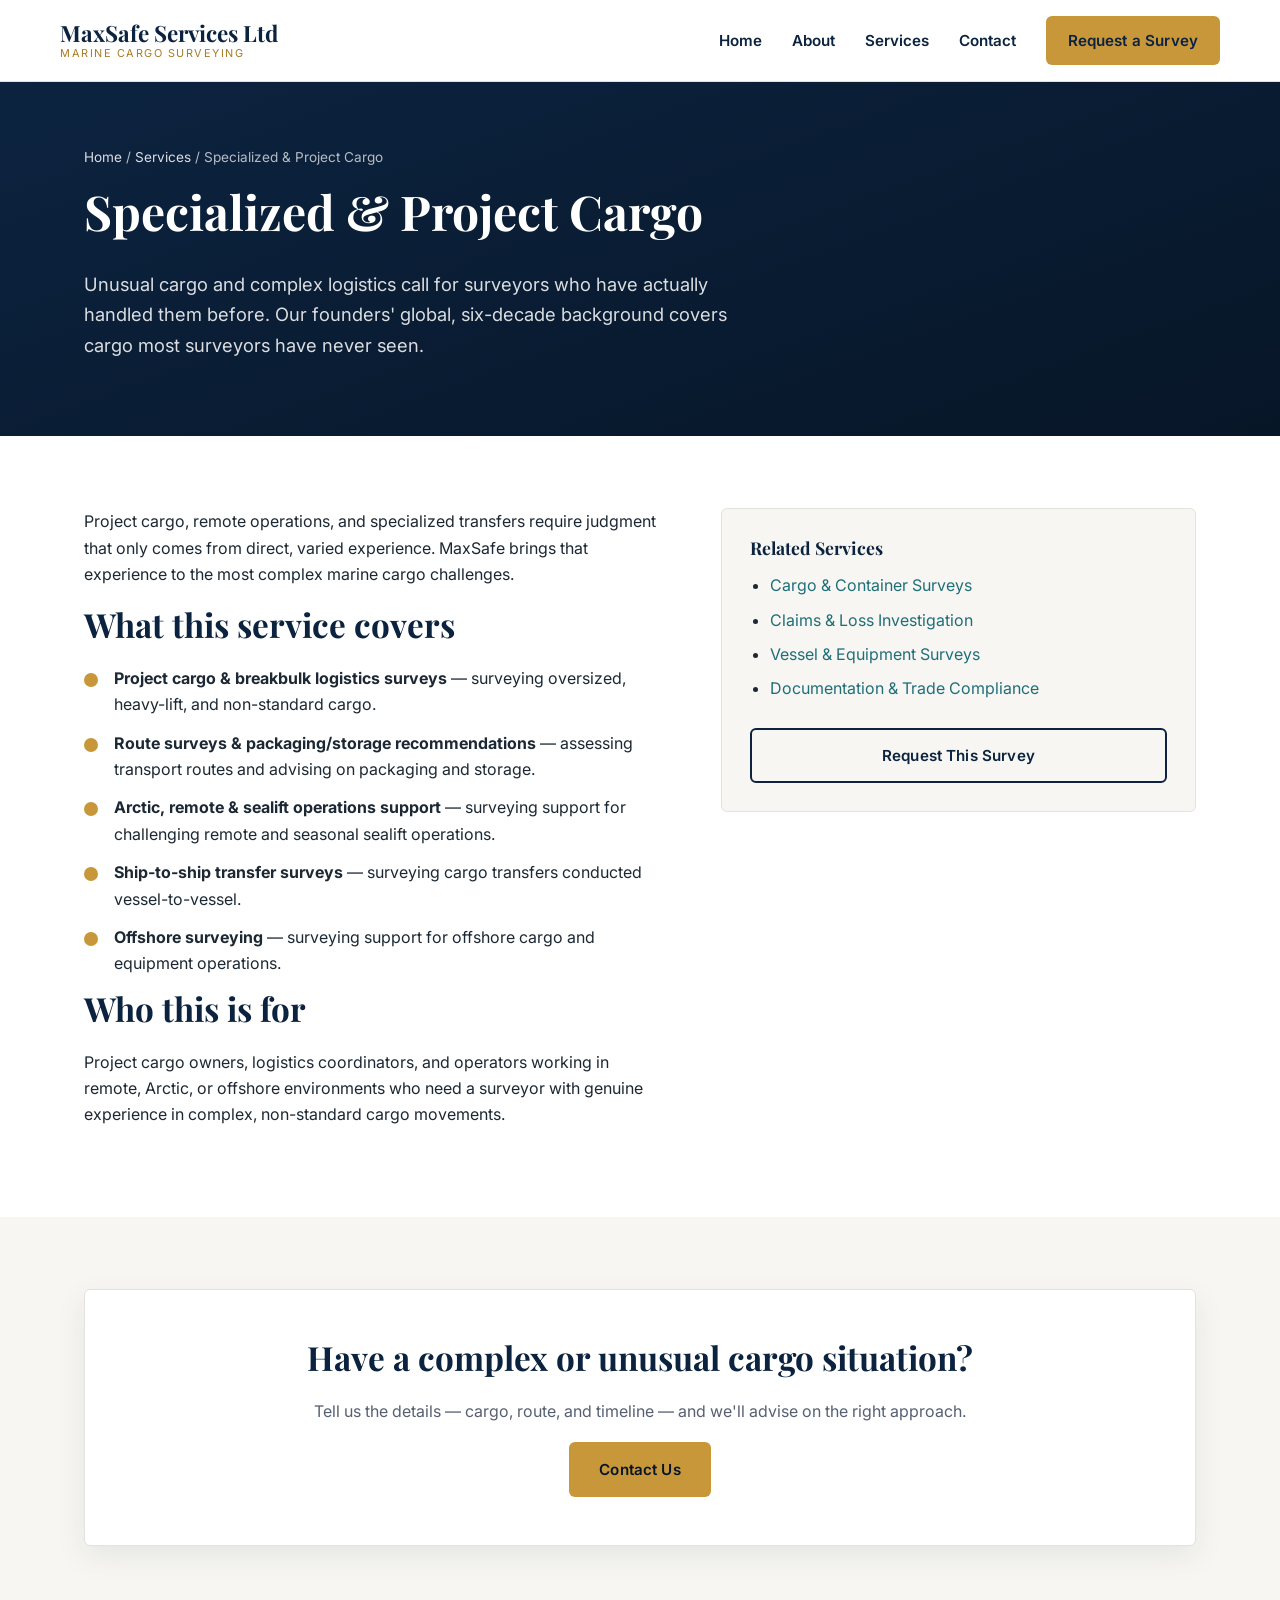
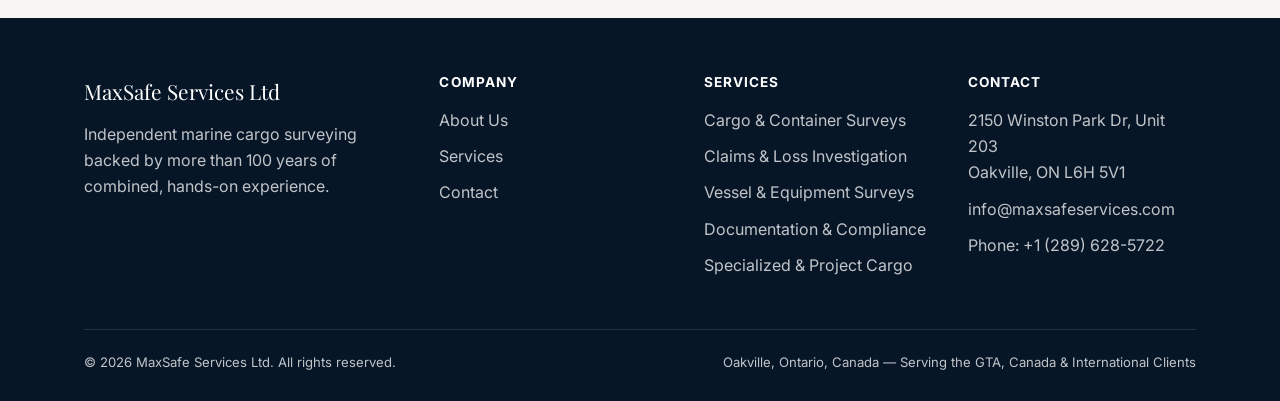
<file: service-specialized-project-cargo.html>
<!DOCTYPE html>
<html lang="en-CA">
<head>
<meta charset="UTF-8">
<meta name="viewport" content="width=device-width, initial-scale=1.0">
<title>Specialized &amp; Project Cargo Surveys | MaxSafe Services Ltd</title>
<meta name="description" content="Project cargo &amp; breakbulk logistics surveys, route surveys, Arctic and remote sealift support, ship-to-ship transfer, and offshore surveying from MaxSafe Services Ltd, Oakville, Ontario.">
<link rel="canonical" href="https://www.maxsafeservices.com/service-specialized-project-cargo.html">
<meta property="og:type" content="website">
<meta property="og:title" content="Specialized &amp; Project Cargo Surveys | MaxSafe Services Ltd">
<meta property="og:description" content="Project cargo & breakbulk logistics surveys, route surveys, Arctic and remote sealift support, ship-to-ship transfer, and offshore surveying.">
<meta property="og:url" content="https://www.maxsafeservices.com/service-specialized-project-cargo.html">
<link rel="icon" type="image/svg+xml" href="assets/img/favicon.svg">
<link rel="preconnect" href="https://fonts.googleapis.com">
<link rel="preconnect" href="https://fonts.gstatic.com" crossorigin>
<link href="https://fonts.googleapis.com/css2?family=Playfair+Display:wght@600;700&family=Inter:wght@400;500;600;700&display=swap" rel="stylesheet">
<link rel="stylesheet" href="assets/css/style.css">
<script type="application/ld+json">
{
  "@context": "https://schema.org",
  "@type": "Service",
  "serviceType": "Specialized & Project Cargo Surveying",
  "name": "Specialized & Project Cargo Surveys",
  "provider": { "@type": "ProfessionalService", "name": "MaxSafe Services Ltd", "url": "https://www.maxsafeservices.com/" },
  "areaServed": ["Ontario", "Canada", "International"],
  "url": "https://www.maxsafeservices.com/service-specialized-project-cargo.html"
}
</script>
</head>
<body>

<header class="site-header">
  <div class="container nav">
    <a href="index.html" class="nav__brand">
      <span class="nav__brand-name">MaxSafe Services Ltd</span>
      <span class="nav__brand-tag">Marine Cargo Surveying</span>
    </a>
    <button class="nav__toggle" aria-label="Toggle navigation" aria-expanded="false">
      <span></span><span></span><span></span>
    </button>
    <ul class="nav__links">
      <li><a href="index.html">Home</a></li>
      <li><a href="about.html">About</a></li>
      <li><a href="services.html">Services</a></li>
      <li><a href="contact.html">Contact</a></li>
      <li><a href="contact.html" class="btn btn--gold">Request a Survey</a></li>
    </ul>
  </div>
</header>

<main>

  <section class="section--navy page-header">
    <div class="container">
      <div class="breadcrumb"><a href="index.html">Home</a> / <a href="services.html">Services</a> / Specialized &amp; Project Cargo</div>
      <h1>Specialized &amp; Project Cargo</h1>
      <p class="lede" style="max-width:680px;">Unusual cargo and complex logistics call for surveyors who have actually handled them before. Our founders' global, six-decade background covers cargo most surveyors have never seen.</p>
    </div>
  </section>

  <section class="section">
    <div class="container two-col">
      <div>
        <p>Project cargo, remote operations, and specialized transfers require judgment that only comes from direct, varied experience. MaxSafe brings that experience to the most complex marine cargo challenges.</p>

        <h2>What this service covers</h2>
        <ul class="check-list">
          <li><strong>Project cargo &amp; breakbulk logistics surveys</strong> — surveying oversized, heavy-lift, and non-standard cargo.</li>
          <li><strong>Route surveys &amp; packaging/storage recommendations</strong> — assessing transport routes and advising on packaging and storage.</li>
          <li><strong>Arctic, remote &amp; sealift operations support</strong> — surveying support for challenging remote and seasonal sealift operations.</li>
          <li><strong>Ship-to-ship transfer surveys</strong> — surveying cargo transfers conducted vessel-to-vessel.</li>
          <li><strong>Offshore surveying</strong> — surveying support for offshore cargo and equipment operations.</li>
        </ul>

        <h2>Who this is for</h2>
        <p>Project cargo owners, logistics coordinators, and operators working in remote, Arctic, or offshore environments who need a surveyor with genuine experience in complex, non-standard cargo movements.</p>
      </div>

      <aside class="side-box">
        <h3>Related Services</h3>
        <ul>
          <li><a href="service-cargo-container-surveys.html">Cargo &amp; Container Surveys</a></li>
          <li><a href="service-claims-loss-damage-investigation.html">Claims &amp; Loss Investigation</a></li>
          <li><a href="service-vessel-equipment-surveys.html">Vessel &amp; Equipment Surveys</a></li>
          <li><a href="service-documentation-trade-compliance.html">Documentation &amp; Trade Compliance</a></li>
        </ul>
        <a href="contact.html" class="btn btn--navy-outline" style="margin-top:18px; width:100%;">Request This Survey</a>
      </aside>
    </div>
  </section>

  <section class="section section--off">
    <div class="container">
      <div class="cta-band" style="background:var(--white); border:1px solid var(--border); box-shadow:var(--shadow);">
        <h2 style="color:var(--navy);">Have a complex or unusual cargo situation?</h2>
        <p style="color:var(--text-light);">Tell us the details — cargo, route, and timeline — and we'll advise on the right approach.</p>
        <a href="contact.html" class="btn btn--gold">Contact Us</a>
      </div>
    </div>
  </section>

</main>

<footer class="site-footer">
  <div class="container">
    <div class="footer-grid">
      <div>
        <div class="footer-brand-name">MaxSafe Services Ltd</div>
        <p>Independent marine cargo surveying backed by more than 100 years of combined, hands-on experience.</p>
      </div>
      <div>
        <h4>Company</h4>
        <ul>
          <li><a href="about.html">About Us</a></li>
          <li><a href="services.html">Services</a></li>
          <li><a href="contact.html">Contact</a></li>
        </ul>
      </div>
      <div>
        <h4>Services</h4>
        <ul>
          <li><a href="service-cargo-container-surveys.html">Cargo &amp; Container Surveys</a></li>
          <li><a href="service-claims-loss-damage-investigation.html">Claims &amp; Loss Investigation</a></li>
          <li><a href="service-vessel-equipment-surveys.html">Vessel &amp; Equipment Surveys</a></li>
          <li><a href="service-documentation-trade-compliance.html">Documentation &amp; Compliance</a></li>
          <li><a href="service-specialized-project-cargo.html">Specialized &amp; Project Cargo</a></li>
        </ul>
      </div>
      <div>
        <h4>Contact</h4>
        <ul>
          <li>2150 Winston Park Dr, Unit 203<br>Oakville, ON L6H 5V1</li>
          <li><a href="mailto:info@maxsafeservices.com">info@maxsafeservices.com</a></li>
          <li>Phone: <a href="tel:+12896285722">+1 (289) 628-5722</a></li>
        </ul>
      </div>
    </div>
    <div class="footer-bottom">
      <span>&copy; <span id="year"></span> MaxSafe Services Ltd. All rights reserved.</span>
      <span>Oakville, Ontario, Canada — Serving the GTA, Canada &amp; International Clients</span>
    </div>
  </div>
</footer>

<script src="assets/js/main.js"></script>
</body>
</html>
</file>
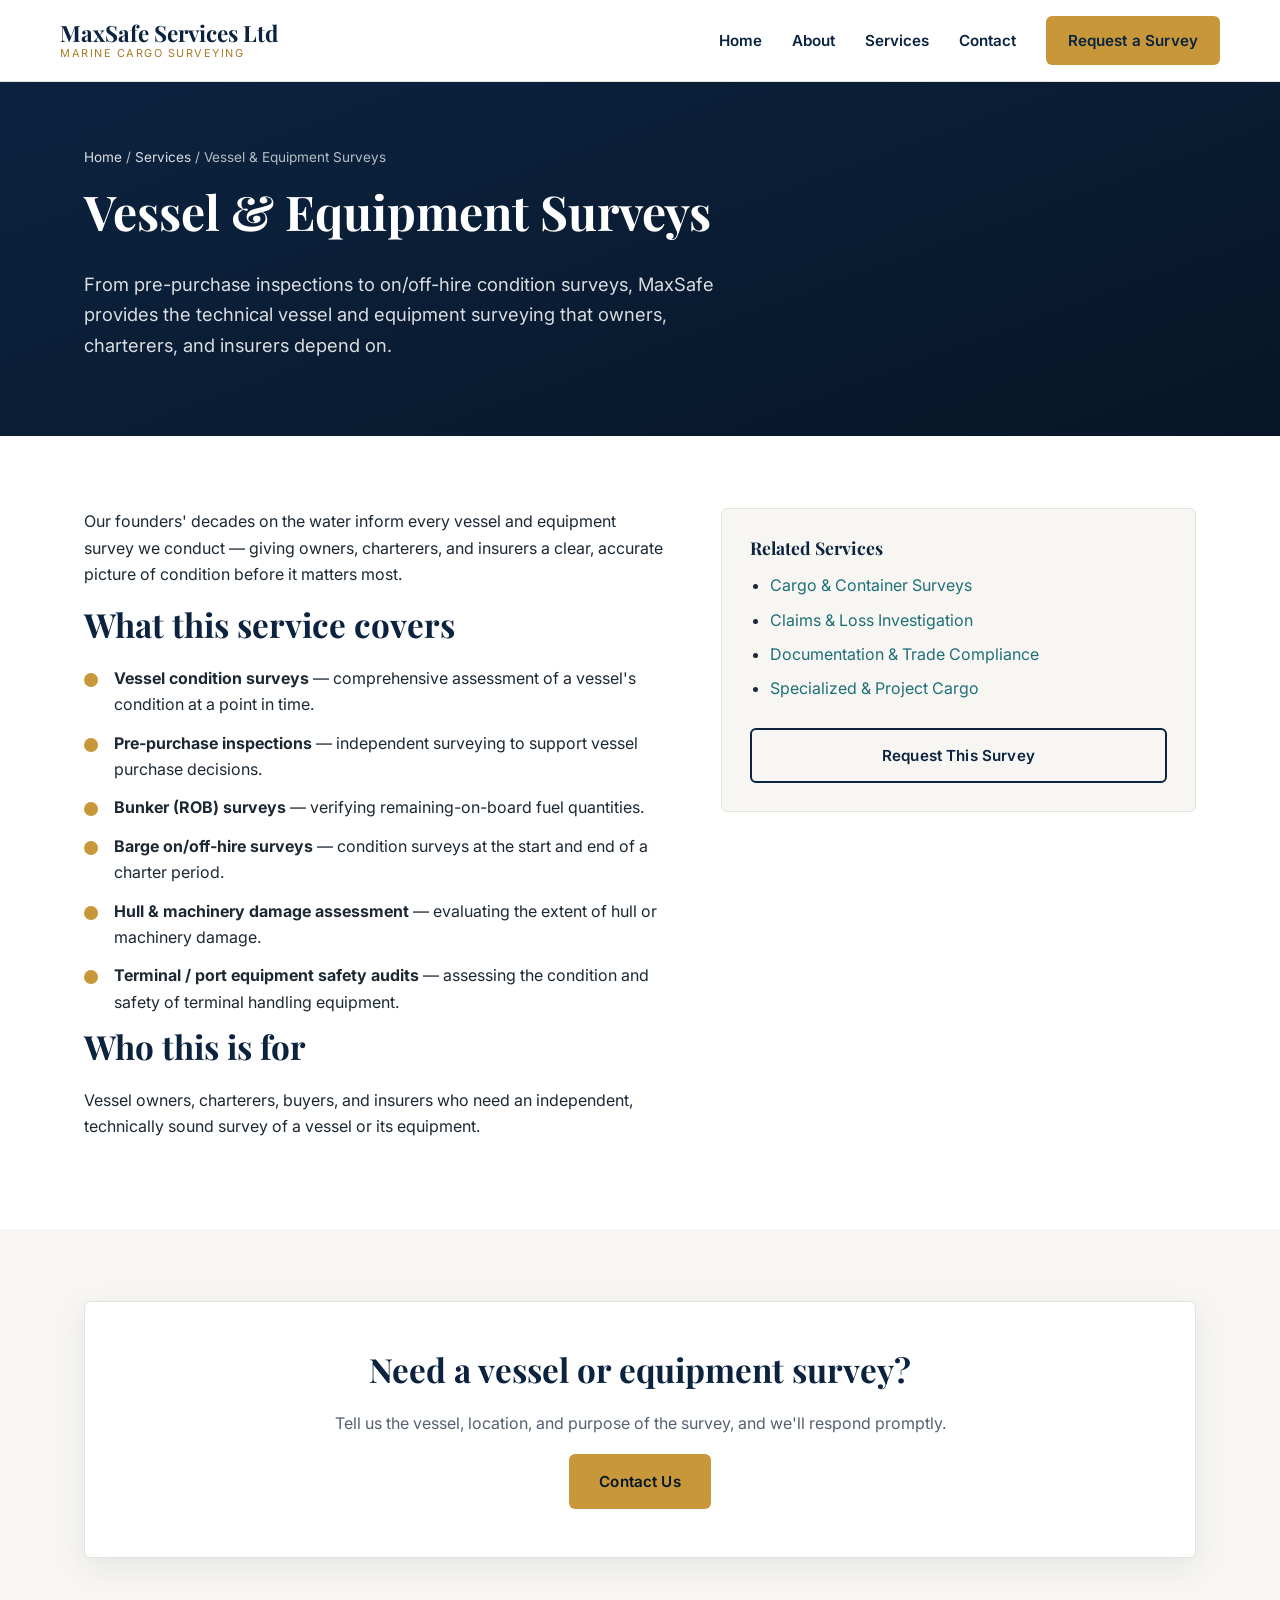
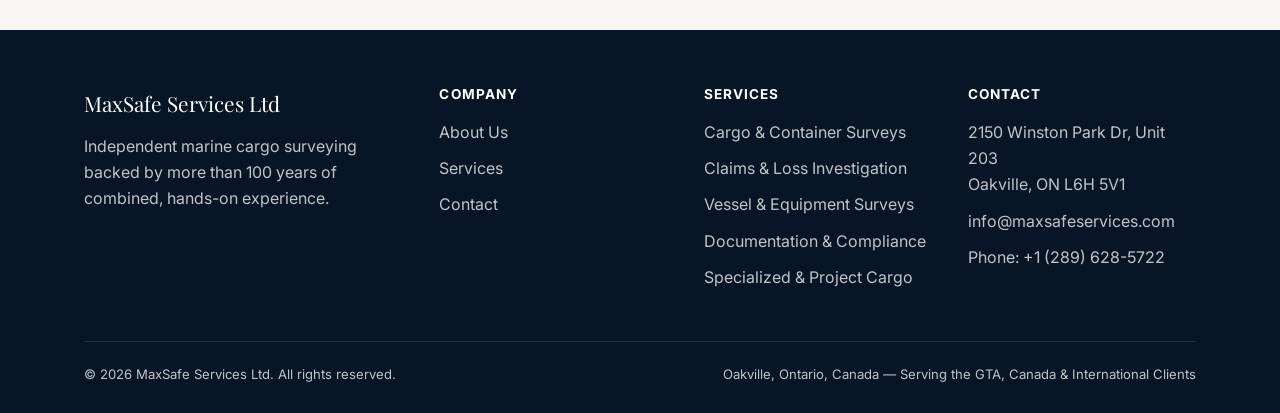
<file: service-vessel-equipment-surveys.html>
<!DOCTYPE html>
<html lang="en-CA">
<head>
<meta charset="UTF-8">
<meta name="viewport" content="width=device-width, initial-scale=1.0">
<title>Vessel &amp; Equipment Surveys | MaxSafe Services Ltd</title>
<meta name="description" content="Vessel condition surveys, pre-purchase inspections, bunker (ROB) surveys, barge on/off-hire, and hull &amp; machinery damage assessments from MaxSafe Services Ltd, Oakville, Ontario.">
<link rel="canonical" href="https://www.maxsafeservices.com/service-vessel-equipment-surveys.html">
<meta property="og:type" content="website">
<meta property="og:title" content="Vessel &amp; Equipment Surveys | MaxSafe Services Ltd">
<meta property="og:description" content="Vessel condition surveys, pre-purchase inspections, bunker surveys, and hull & machinery damage assessments.">
<meta property="og:url" content="https://www.maxsafeservices.com/service-vessel-equipment-surveys.html">
<link rel="icon" type="image/svg+xml" href="assets/img/favicon.svg">
<link rel="preconnect" href="https://fonts.googleapis.com">
<link rel="preconnect" href="https://fonts.gstatic.com" crossorigin>
<link href="https://fonts.googleapis.com/css2?family=Playfair+Display:wght@600;700&family=Inter:wght@400;500;600;700&display=swap" rel="stylesheet">
<link rel="stylesheet" href="assets/css/style.css">
<script type="application/ld+json">
{
  "@context": "https://schema.org",
  "@type": "Service",
  "serviceType": "Vessel & Equipment Surveying",
  "name": "Vessel & Equipment Surveys",
  "provider": { "@type": "ProfessionalService", "name": "MaxSafe Services Ltd", "url": "https://www.maxsafeservices.com/" },
  "areaServed": ["Ontario", "Canada", "International"],
  "url": "https://www.maxsafeservices.com/service-vessel-equipment-surveys.html"
}
</script>
</head>
<body>

<header class="site-header">
  <div class="container nav">
    <a href="index.html" class="nav__brand">
      <span class="nav__brand-name">MaxSafe Services Ltd</span>
      <span class="nav__brand-tag">Marine Cargo Surveying</span>
    </a>
    <button class="nav__toggle" aria-label="Toggle navigation" aria-expanded="false">
      <span></span><span></span><span></span>
    </button>
    <ul class="nav__links">
      <li><a href="index.html">Home</a></li>
      <li><a href="about.html">About</a></li>
      <li><a href="services.html">Services</a></li>
      <li><a href="contact.html">Contact</a></li>
      <li><a href="contact.html" class="btn btn--gold">Request a Survey</a></li>
    </ul>
  </div>
</header>

<main>

  <section class="section--navy page-header">
    <div class="container">
      <div class="breadcrumb"><a href="index.html">Home</a> / <a href="services.html">Services</a> / Vessel &amp; Equipment Surveys</div>
      <h1>Vessel &amp; Equipment Surveys</h1>
      <p class="lede" style="max-width:680px;">From pre-purchase inspections to on/off-hire condition surveys, MaxSafe provides the technical vessel and equipment surveying that owners, charterers, and insurers depend on.</p>
    </div>
  </section>

  <section class="section">
    <div class="container two-col">
      <div>
        <p>Our founders' decades on the water inform every vessel and equipment survey we conduct — giving owners, charterers, and insurers a clear, accurate picture of condition before it matters most.</p>

        <h2>What this service covers</h2>
        <ul class="check-list">
          <li><strong>Vessel condition surveys</strong> — comprehensive assessment of a vessel's condition at a point in time.</li>
          <li><strong>Pre-purchase inspections</strong> — independent surveying to support vessel purchase decisions.</li>
          <li><strong>Bunker (ROB) surveys</strong> — verifying remaining-on-board fuel quantities.</li>
          <li><strong>Barge on/off-hire surveys</strong> — condition surveys at the start and end of a charter period.</li>
          <li><strong>Hull &amp; machinery damage assessment</strong> — evaluating the extent of hull or machinery damage.</li>
          <li><strong>Terminal / port equipment safety audits</strong> — assessing the condition and safety of terminal handling equipment.</li>
        </ul>

        <h2>Who this is for</h2>
        <p>Vessel owners, charterers, buyers, and insurers who need an independent, technically sound survey of a vessel or its equipment.</p>
      </div>

      <aside class="side-box">
        <h3>Related Services</h3>
        <ul>
          <li><a href="service-cargo-container-surveys.html">Cargo &amp; Container Surveys</a></li>
          <li><a href="service-claims-loss-damage-investigation.html">Claims &amp; Loss Investigation</a></li>
          <li><a href="service-documentation-trade-compliance.html">Documentation &amp; Trade Compliance</a></li>
          <li><a href="service-specialized-project-cargo.html">Specialized &amp; Project Cargo</a></li>
        </ul>
        <a href="contact.html" class="btn btn--navy-outline" style="margin-top:18px; width:100%;">Request This Survey</a>
      </aside>
    </div>
  </section>

  <section class="section section--off">
    <div class="container">
      <div class="cta-band" style="background:var(--white); border:1px solid var(--border); box-shadow:var(--shadow);">
        <h2 style="color:var(--navy);">Need a vessel or equipment survey?</h2>
        <p style="color:var(--text-light);">Tell us the vessel, location, and purpose of the survey, and we'll respond promptly.</p>
        <a href="contact.html" class="btn btn--gold">Contact Us</a>
      </div>
    </div>
  </section>

</main>

<footer class="site-footer">
  <div class="container">
    <div class="footer-grid">
      <div>
        <div class="footer-brand-name">MaxSafe Services Ltd</div>
        <p>Independent marine cargo surveying backed by more than 100 years of combined, hands-on experience.</p>
      </div>
      <div>
        <h4>Company</h4>
        <ul>
          <li><a href="about.html">About Us</a></li>
          <li><a href="services.html">Services</a></li>
          <li><a href="contact.html">Contact</a></li>
        </ul>
      </div>
      <div>
        <h4>Services</h4>
        <ul>
          <li><a href="service-cargo-container-surveys.html">Cargo &amp; Container Surveys</a></li>
          <li><a href="service-claims-loss-damage-investigation.html">Claims &amp; Loss Investigation</a></li>
          <li><a href="service-vessel-equipment-surveys.html">Vessel &amp; Equipment Surveys</a></li>
          <li><a href="service-documentation-trade-compliance.html">Documentation &amp; Compliance</a></li>
          <li><a href="service-specialized-project-cargo.html">Specialized &amp; Project Cargo</a></li>
        </ul>
      </div>
      <div>
        <h4>Contact</h4>
        <ul>
          <li>2150 Winston Park Dr, Unit 203<br>Oakville, ON L6H 5V1</li>
          <li><a href="mailto:info@maxsafeservices.com">info@maxsafeservices.com</a></li>
          <li>Phone: <a href="tel:+12896285722">+1 (289) 628-5722</a></li>
        </ul>
      </div>
    </div>
    <div class="footer-bottom">
      <span>&copy; <span id="year"></span> MaxSafe Services Ltd. All rights reserved.</span>
      <span>Oakville, Ontario, Canada — Serving the GTA, Canada &amp; International Clients</span>
    </div>
  </div>
</footer>

<script src="assets/js/main.js"></script>
</body>
</html>
</file>
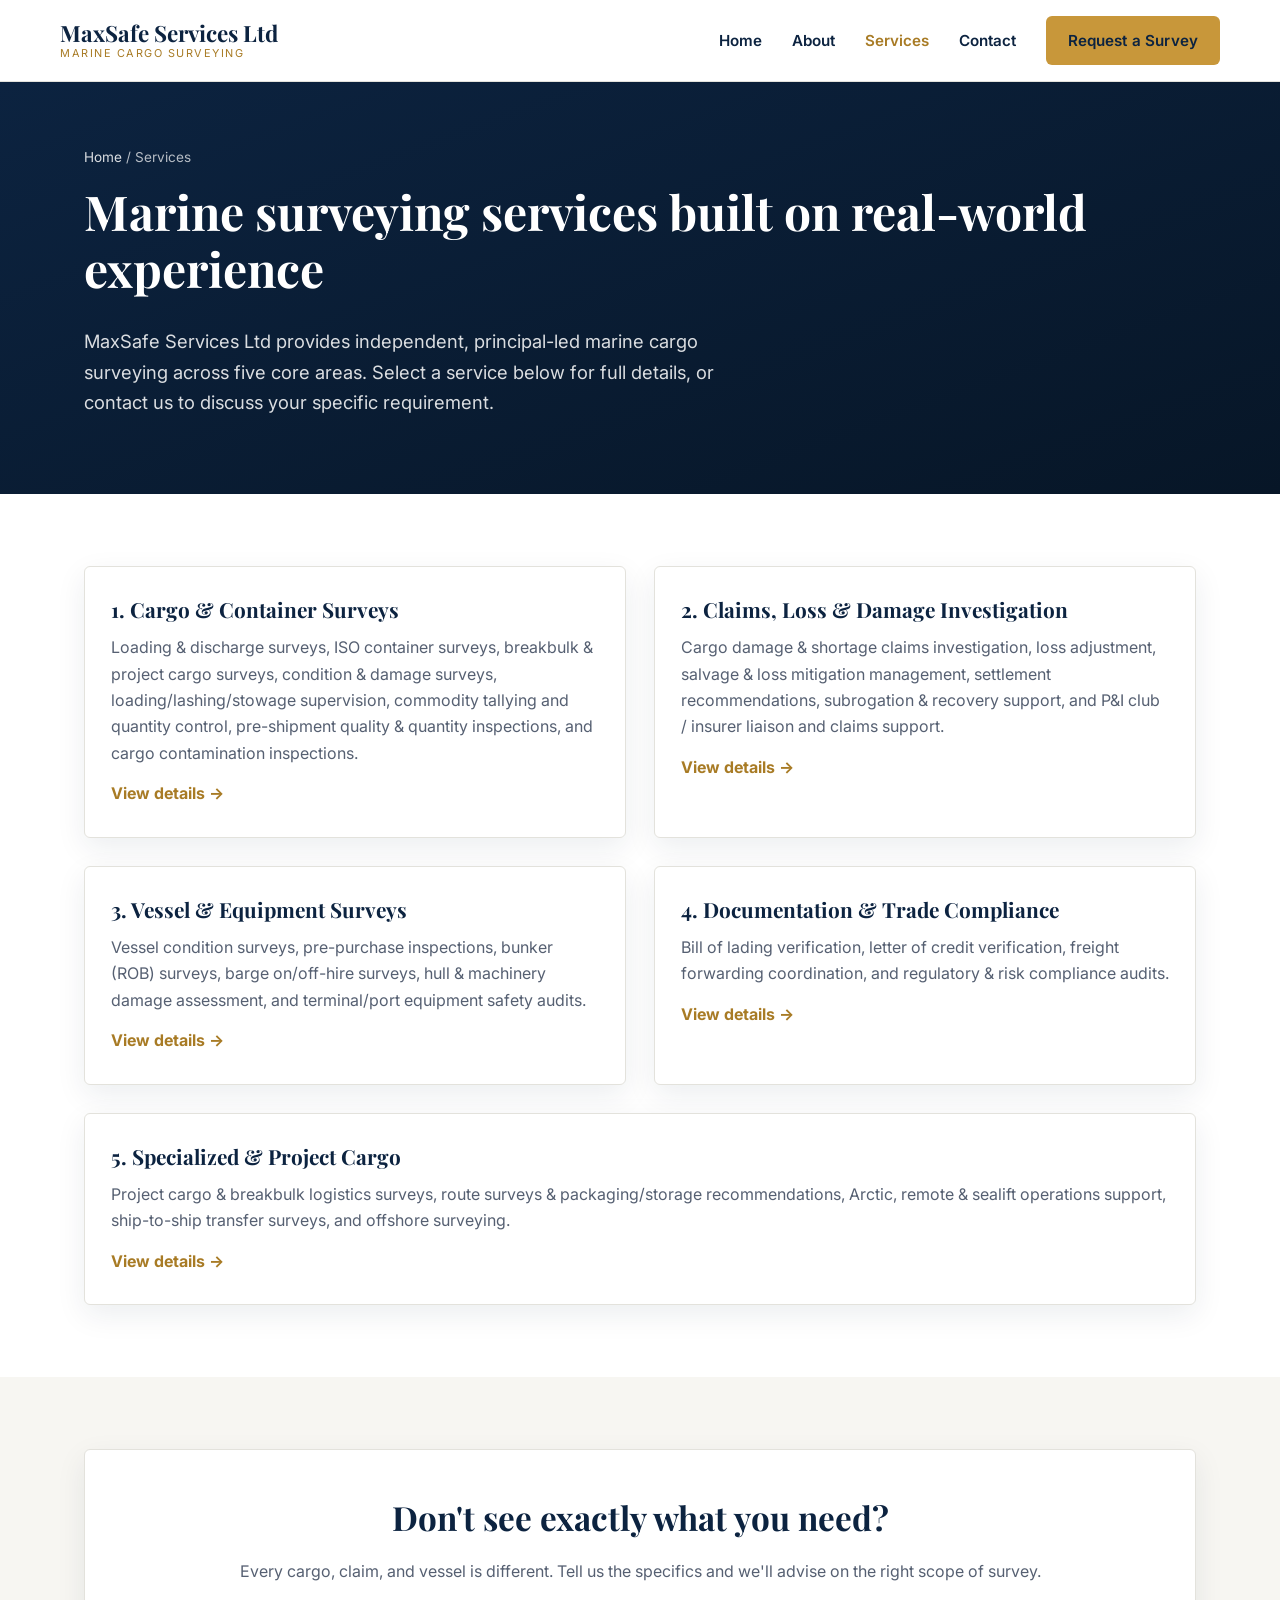
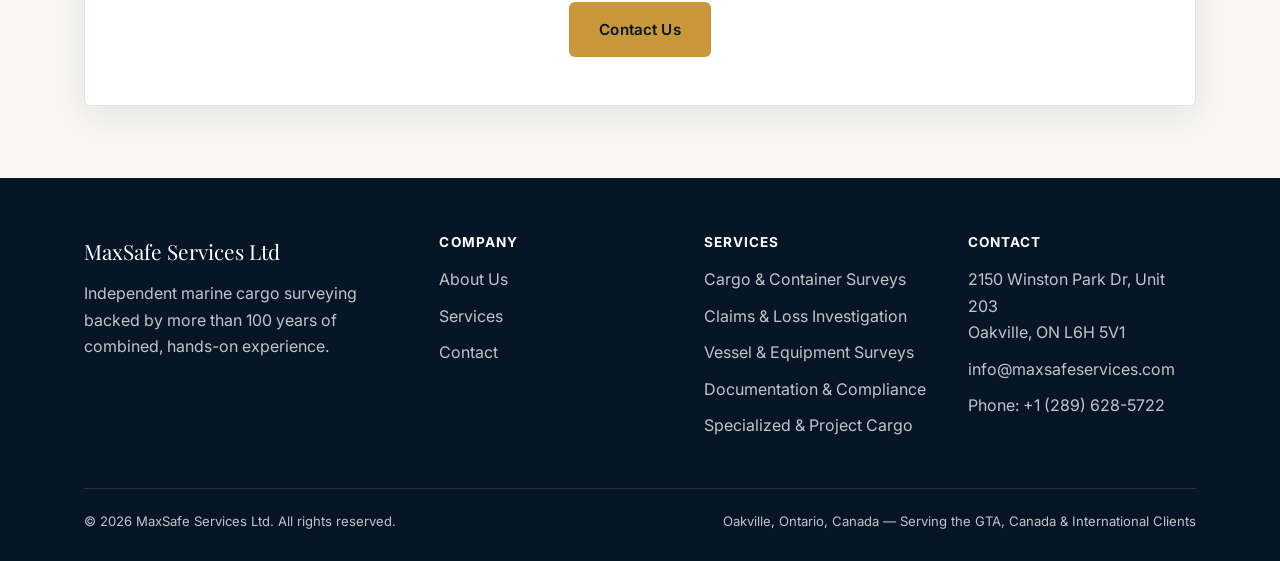
<file: services.html>
<!DOCTYPE html>
<html lang="en-CA">
<head>
<meta charset="UTF-8">
<meta name="viewport" content="width=device-width, initial-scale=1.0">
<title>Marine Surveying Services | MaxSafe Services Ltd</title>
<meta name="description" content="MaxSafe Services Ltd offers cargo &amp; container surveys, claims investigation, vessel &amp; equipment surveys, trade documentation support, and specialized project cargo surveying across Ontario, Canada, and internationally.">
<link rel="canonical" href="https://www.maxsafeservices.com/services.html">
<meta property="og:type" content="website">
<meta property="og:title" content="Marine Surveying Services | MaxSafe Services Ltd">
<meta property="og:description" content="Cargo &amp; container surveys, claims investigation, vessel surveys, trade documentation, and specialized project cargo services.">
<meta property="og:url" content="https://www.maxsafeservices.com/services.html">
<link rel="icon" type="image/svg+xml" href="assets/img/favicon.svg">
<link rel="preconnect" href="https://fonts.googleapis.com">
<link rel="preconnect" href="https://fonts.gstatic.com" crossorigin>
<link href="https://fonts.googleapis.com/css2?family=Playfair+Display:wght@600;700&family=Inter:wght@400;500;600;700&display=swap" rel="stylesheet">
<link rel="stylesheet" href="assets/css/style.css">
</head>
<body>

<header class="site-header">
  <div class="container nav">
    <a href="index.html" class="nav__brand">
      <span class="nav__brand-name">MaxSafe Services Ltd</span>
      <span class="nav__brand-tag">Marine Cargo Surveying</span>
    </a>
    <button class="nav__toggle" aria-label="Toggle navigation" aria-expanded="false">
      <span></span><span></span><span></span>
    </button>
    <ul class="nav__links">
      <li><a href="index.html">Home</a></li>
      <li><a href="about.html">About</a></li>
      <li><a href="services.html">Services</a></li>
      <li><a href="contact.html">Contact</a></li>
      <li><a href="contact.html" class="btn btn--gold">Request a Survey</a></li>
    </ul>
  </div>
</header>

<main>

  <section class="section--navy page-header">
    <div class="container">
      <div class="breadcrumb"><a href="index.html">Home</a> / Services</div>
      <h1>Marine surveying services built on real-world experience</h1>
      <p class="lede" style="max-width:680px;">MaxSafe Services Ltd provides independent, principal-led marine cargo surveying across five core areas. Select a service below for full details, or contact us to discuss your specific requirement.</p>
    </div>
  </section>

  <section class="section">
    <div class="container">
      <div class="grid grid--2">

        <a class="service-card" href="service-cargo-container-surveys.html">
          <h3>1. Cargo &amp; Container Surveys</h3>
          <p>Loading &amp; discharge surveys, ISO container surveys, breakbulk &amp; project cargo surveys, condition &amp; damage surveys, loading/lashing/stowage supervision, commodity tallying and quantity control, pre-shipment quality &amp; quantity inspections, and cargo contamination inspections.</p>
          <span class="service-card__more">View details →</span>
        </a>

        <a class="service-card" href="service-claims-loss-damage-investigation.html">
          <h3>2. Claims, Loss &amp; Damage Investigation</h3>
          <p>Cargo damage &amp; shortage claims investigation, loss adjustment, salvage &amp; loss mitigation management, settlement recommendations, subrogation &amp; recovery support, and P&amp;I club / insurer liaison and claims support.</p>
          <span class="service-card__more">View details →</span>
        </a>

        <a class="service-card" href="service-vessel-equipment-surveys.html">
          <h3>3. Vessel &amp; Equipment Surveys</h3>
          <p>Vessel condition surveys, pre-purchase inspections, bunker (ROB) surveys, barge on/off-hire surveys, hull &amp; machinery damage assessment, and terminal/port equipment safety audits.</p>
          <span class="service-card__more">View details →</span>
        </a>

        <a class="service-card" href="service-documentation-trade-compliance.html">
          <h3>4. Documentation &amp; Trade Compliance</h3>
          <p>Bill of lading verification, letter of credit verification, freight forwarding coordination, and regulatory &amp; risk compliance audits.</p>
          <span class="service-card__more">View details →</span>
        </a>

        <a class="service-card" href="service-specialized-project-cargo.html" style="grid-column: 1 / -1;">
          <h3>5. Specialized &amp; Project Cargo</h3>
          <p>Project cargo &amp; breakbulk logistics surveys, route surveys &amp; packaging/storage recommendations, Arctic, remote &amp; sealift operations support, ship-to-ship transfer surveys, and offshore surveying.</p>
          <span class="service-card__more">View details →</span>
        </a>

      </div>
    </div>
  </section>

  <section class="section section--off">
    <div class="container">
      <div class="cta-band" style="background:var(--white); border:1px solid var(--border); box-shadow:var(--shadow);">
        <h2 style="color:var(--navy);">Don't see exactly what you need?</h2>
        <p style="color:var(--text-light);">Every cargo, claim, and vessel is different. Tell us the specifics and we'll advise on the right scope of survey.</p>
        <a href="contact.html" class="btn btn--gold">Contact Us</a>
      </div>
    </div>
  </section>

</main>

<footer class="site-footer">
  <div class="container">
    <div class="footer-grid">
      <div>
        <div class="footer-brand-name">MaxSafe Services Ltd</div>
        <p>Independent marine cargo surveying backed by more than 100 years of combined, hands-on experience.</p>
      </div>
      <div>
        <h4>Company</h4>
        <ul>
          <li><a href="about.html">About Us</a></li>
          <li><a href="services.html">Services</a></li>
          <li><a href="contact.html">Contact</a></li>
        </ul>
      </div>
      <div>
        <h4>Services</h4>
        <ul>
          <li><a href="service-cargo-container-surveys.html">Cargo &amp; Container Surveys</a></li>
          <li><a href="service-claims-loss-damage-investigation.html">Claims &amp; Loss Investigation</a></li>
          <li><a href="service-vessel-equipment-surveys.html">Vessel &amp; Equipment Surveys</a></li>
          <li><a href="service-documentation-trade-compliance.html">Documentation &amp; Compliance</a></li>
          <li><a href="service-specialized-project-cargo.html">Specialized &amp; Project Cargo</a></li>
        </ul>
      </div>
      <div>
        <h4>Contact</h4>
        <ul>
          <li>2150 Winston Park Dr, Unit 203<br>Oakville, ON L6H 5V1</li>
          <li><a href="mailto:info@maxsafeservices.com">info@maxsafeservices.com</a></li>
          <li>Phone: <a href="tel:+12896285722">+1 (289) 628-5722</a></li>
        </ul>
      </div>
    </div>
    <div class="footer-bottom">
      <span>&copy; <span id="year"></span> MaxSafe Services Ltd. All rights reserved.</span>
      <span>Oakville, Ontario, Canada — Serving the GTA, Canada &amp; International Clients</span>
    </div>
  </div>
</footer>

<script src="assets/js/main.js"></script>
</body>
</html>
</file>
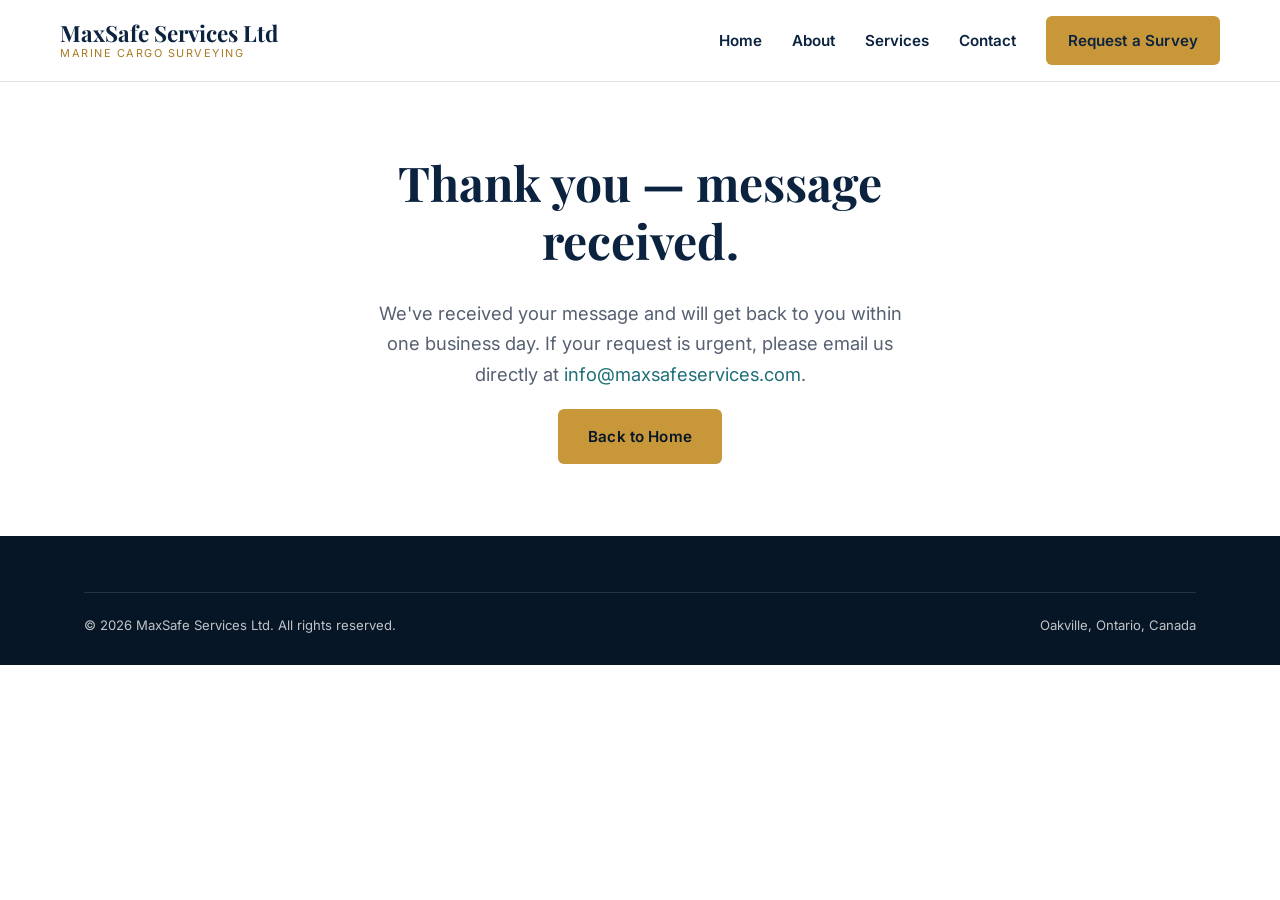
<file: thank-you.html>
<!DOCTYPE html>
<html lang="en-CA">
<head>
<meta charset="UTF-8">
<meta name="viewport" content="width=device-width, initial-scale=1.0">
<title>Thank You | MaxSafe Services Ltd</title>
<meta name="description" content="Thank you for contacting MaxSafe Services Ltd. We'll be in touch shortly.">
<meta name="robots" content="noindex">
<link rel="canonical" href="https://www.maxsafeservices.com/thank-you.html">
<link rel="icon" type="image/svg+xml" href="assets/img/favicon.svg">
<link rel="preconnect" href="https://fonts.googleapis.com">
<link rel="preconnect" href="https://fonts.gstatic.com" crossorigin>
<link href="https://fonts.googleapis.com/css2?family=Playfair+Display:wght@600;700&family=Inter:wght@400;500;600;700&display=swap" rel="stylesheet">
<link rel="stylesheet" href="assets/css/style.css">
</head>
<body>

<header class="site-header">
  <div class="container nav">
    <a href="index.html" class="nav__brand">
      <span class="nav__brand-name">MaxSafe Services Ltd</span>
      <span class="nav__brand-tag">Marine Cargo Surveying</span>
    </a>
    <button class="nav__toggle" aria-label="Toggle navigation" aria-expanded="false">
      <span></span><span></span><span></span>
    </button>
    <ul class="nav__links">
      <li><a href="index.html">Home</a></li>
      <li><a href="about.html">About</a></li>
      <li><a href="services.html">Services</a></li>
      <li><a href="contact.html">Contact</a></li>
      <li><a href="contact.html" class="btn btn--gold">Request a Survey</a></li>
    </ul>
  </div>
</header>

<main>
  <section class="section text-center">
    <div class="container" style="max-width:600px;">
      <h1>Thank you — message received.</h1>
      <p class="lede">We've received your message and will get back to you within one business day. If your request is urgent, please email us directly at <a href="mailto:info@maxsafeservices.com">info@maxsafeservices.com</a>.</p>
      <a href="index.html" class="btn btn--gold">Back to Home</a>
    </div>
  </section>
</main>

<footer class="site-footer">
  <div class="container">
    <div class="footer-bottom">
      <span>&copy; <span id="year"></span> MaxSafe Services Ltd. All rights reserved.</span>
      <span>Oakville, Ontario, Canada</span>
    </div>
  </div>
</footer>

<script src="assets/js/main.js"></script>
</body>
</html>
</file>
<file: assets/css/style.css>
/* ==========================================================================
   MaxSafe Services Ltd — Stylesheet
   Hybrid style: modern layout, traditional/authoritative palette
   ========================================================================== */

:root {
  --navy: #0c2340;
  --navy-dark: #071627;
  --navy-tint: #12345f;
  --gold: #c8973a;
  --gold-dark: #a87b25;
  --teal: #1f6f78;
  --off-white: #f7f6f2;
  --white: #ffffff;
  --text: #1c2833;
  --text-light: #566072;
  --border: #e3e2dc;
  --shadow: 0 10px 30px rgba(12, 35, 64, 0.08);
  --radius: 6px;
  --max-width: 1160px;
  --font-head: "Playfair Display", Georgia, "Times New Roman", serif;
  --font-body: "Inter", -apple-system, BlinkMacSystemFont, "Segoe UI", Roboto, sans-serif;
}

* { box-sizing: border-box; }
html { scroll-behavior: smooth; }

body {
  margin: 0;
  font-family: var(--font-body);
  color: var(--text);
  background: var(--white);
  line-height: 1.65;
  -webkit-font-smoothing: antialiased;
}

img { max-width: 100%; display: block; }

a { color: var(--teal); text-decoration: none; }
a:hover { color: var(--gold-dark); }

h1, h2, h3, h4 {
  font-family: var(--font-head);
  color: var(--navy);
  line-height: 1.2;
  margin: 0 0 0.6em;
  font-weight: 700;
}

h1 { font-size: clamp(2rem, 4vw, 3rem); }
h2 { font-size: clamp(1.5rem, 2.6vw, 2.1rem); }
h3 { font-size: 1.3rem; }

p { margin: 0 0 1.1em; color: var(--text); }
.lede { font-size: 1.15rem; color: var(--text-light); }

.container {
  width: 100%;
  max-width: var(--max-width);
  margin: 0 auto;
  padding: 0 24px;
}

.section { padding: 72px 0; }
.section--tight { padding: 48px 0; }
.section--off { background: var(--off-white); }
.section--navy {
  background: linear-gradient(160deg, var(--navy) 0%, var(--navy-dark) 100%);
  color: var(--white);
}
.section--navy h1, .section--navy h2, .section--navy h3 { color: var(--white); }
.section--navy p { color: rgba(255,255,255,0.85); }

/* ---------- Buttons ---------- */
.btn {
  display: inline-block;
  padding: 13px 28px;
  border-radius: var(--radius);
  font-weight: 600;
  font-size: 0.95rem;
  letter-spacing: 0.01em;
  text-align: center;
  cursor: pointer;
  border: 2px solid transparent;
  transition: transform 0.15s ease, background 0.15s ease, color 0.15s ease, border-color 0.15s ease;
}
.btn:hover { transform: translateY(-1px); }
.btn--gold {
  background: var(--gold);
  color: var(--navy-dark);
}
.btn--gold:hover { background: var(--gold-dark); color: var(--white); }
.btn--outline {
  background: transparent;
  border-color: rgba(255,255,255,0.6);
  color: var(--white);
}
.btn--outline:hover { background: rgba(255,255,255,0.12); color: var(--white); border-color: var(--white); }
.btn--navy-outline {
  background: transparent;
  border-color: var(--navy);
  color: var(--navy);
}
.btn--navy-outline:hover { background: var(--navy); color: var(--white); }

/* ---------- Header / Nav ---------- */
.site-header {
  position: sticky;
  top: 0;
  z-index: 100;
  background: var(--white);
  border-bottom: 1px solid var(--border);
}
.nav {
  display: flex;
  align-items: center;
  justify-content: space-between;
  padding: 16px 0;
}
.nav__brand {
  display: flex;
  flex-direction: column;
  line-height: 1.1;
}
.nav__brand-name {
  font-family: var(--font-head);
  font-weight: 700;
  font-size: 1.4rem;
  color: var(--navy);
}
.nav__brand-tag {
  font-size: 0.68rem;
  letter-spacing: 0.14em;
  text-transform: uppercase;
  color: var(--gold-dark);
  margin-top: 2px;
}
.nav__links {
  display: flex;
  gap: 30px;
  list-style: none;
  margin: 0;
  padding: 0;
  align-items: center;
}
.nav__links a {
  color: var(--navy);
  font-weight: 600;
  font-size: 0.95rem;
}
.nav__links a:hover { color: var(--gold-dark); }
.nav__links .btn { padding: 10px 20px; }
.nav__toggle {
  display: none;
  background: none;
  border: none;
  cursor: pointer;
  padding: 8px;
}
.nav__toggle span {
  display: block;
  width: 24px;
  height: 2px;
  background: var(--navy);
  margin: 5px 0;
  transition: 0.2s;
}

@media (max-width: 860px) {
  .nav__toggle { display: block; }
  .nav__links {
    position: absolute;
    top: 100%;
    left: 0;
    right: 0;
    background: var(--white);
    flex-direction: column;
    align-items: flex-start;
    gap: 0;
    max-height: 0;
    overflow: hidden;
    border-bottom: 1px solid var(--border);
    transition: max-height 0.25s ease;
  }
  .nav__links.is-open { max-height: 480px; }
  .nav__links li { width: 100%; }
  .nav__links a { display: block; padding: 14px 24px; width: 100%; border-top: 1px solid var(--border); }
  .nav__links .btn { margin: 14px 24px; }
}

/* ---------- Hero ---------- */
.hero {
  padding: 96px 0 80px;
  position: relative;
  overflow: hidden;
}
.hero__eyebrow {
  display: inline-block;
  color: var(--gold);
  text-transform: uppercase;
  letter-spacing: 0.14em;
  font-size: 0.78rem;
  font-weight: 700;
  margin-bottom: 18px;
}
.hero__stats {
  display: flex;
  flex-wrap: wrap;
  gap: 40px;
  margin-top: 44px;
}
.hero__stat-number {
  font-family: var(--font-head);
  font-size: 2.2rem;
  color: var(--gold);
  font-weight: 700;
}
.hero__stat-label {
  font-size: 0.85rem;
  color: rgba(255,255,255,0.75);
  text-transform: uppercase;
  letter-spacing: 0.05em;
}
.hero__cta { display: flex; gap: 16px; flex-wrap: wrap; margin-top: 36px; }

.wave-divider {
  display: block;
  width: 100%;
  height: 60px;
  fill: var(--off-white);
}

/* ---------- Page header (interior pages) ---------- */
.page-header {
  padding: 64px 0 56px;
}
.breadcrumb {
  font-size: 0.85rem;
  color: rgba(255,255,255,0.7);
  margin-bottom: 14px;
}
.breadcrumb a { color: rgba(255,255,255,0.85); }

/* ---------- Cards / Grids ---------- */
.grid {
  display: grid;
  gap: 28px;
}
.grid--3 { grid-template-columns: repeat(3, 1fr); }
.grid--2 { grid-template-columns: repeat(2, 1fr); }
@media (max-width: 900px) {
  .grid--3 { grid-template-columns: 1fr 1fr; }
}
@media (max-width: 640px) {
  .grid--3, .grid--2 { grid-template-columns: 1fr; }
}

.card {
  background: var(--white);
  border: 1px solid var(--border);
  border-radius: var(--radius);
  padding: 32px 28px;
  box-shadow: var(--shadow);
  transition: transform 0.15s ease, box-shadow 0.15s ease;
}
.card:hover { transform: translateY(-3px); box-shadow: 0 16px 36px rgba(12,35,64,0.12); }
.card__icon { color: var(--gold); margin-bottom: 16px; }
.card__icon svg { width: 40px; height: 40px; }
.card h3 { margin-bottom: 10px; }
.card a.card__link { font-weight: 600; }

.service-card {
  display: block;
  background: var(--white);
  border: 1px solid var(--border);
  border-radius: var(--radius);
  padding: 30px 26px;
  box-shadow: var(--shadow);
  transition: transform 0.15s ease, box-shadow 0.15s ease, border-color .15s ease;
}
.service-card:hover { transform: translateY(-3px); box-shadow: 0 16px 36px rgba(12,35,64,0.12); border-color: var(--gold); }
.service-card h3 { color: var(--navy); }
.service-card p { color: var(--text-light); margin-bottom: 0; }
.service-card__more { display: inline-block; margin-top: 14px; font-weight: 700; color: var(--gold-dark); }

/* ---------- Trust bar ---------- */
.trust-bar {
  background: var(--off-white);
  border-top: 1px solid var(--border);
  border-bottom: 1px solid var(--border);
  padding: 20px 0;
}
.trust-bar .container {
  display: flex;
  flex-wrap: wrap;
  gap: 12px 40px;
  justify-content: center;
  text-align: center;
  color: var(--navy);
  font-weight: 600;
  font-size: 0.92rem;
}

/* ---------- Lists ---------- */
.check-list { list-style: none; margin: 0; padding: 0; }
.check-list li {
  position: relative;
  padding-left: 30px;
  margin-bottom: 12px;
  color: var(--text);
}
.check-list li::before {
  content: "";
  position: absolute;
  left: 0;
  top: 8px;
  width: 14px;
  height: 14px;
  border-radius: 50%;
  background: var(--gold);
}

/* ---------- Two column ---------- */
.two-col {
  display: grid;
  grid-template-columns: 1.1fr 0.9fr;
  gap: 56px;
  align-items: start;
}
@media (max-width: 860px) {
  .two-col { grid-template-columns: 1fr; }
}

.side-box {
  background: var(--off-white);
  border: 1px solid var(--border);
  border-radius: var(--radius);
  padding: 28px;
}
.side-box h3 { font-size: 1.1rem; margin-bottom: 14px; }
.side-box ul { margin: 0; padding-left: 20px; }
.side-box li { margin-bottom: 8px; }

/* ---------- Founder / about blocks ---------- */
.timeline {
  border-left: 3px solid var(--gold);
  padding-left: 28px;
  margin: 32px 0;
}
.timeline__item { margin-bottom: 28px; }
.timeline__item h4 { margin-bottom: 6px; color: var(--navy); }

/* ---------- CTA band ---------- */
.cta-band {
  background: var(--navy);
  color: var(--white);
  border-radius: var(--radius);
  padding: 48px;
  text-align: center;
}
.cta-band h2 { color: var(--white); }
.cta-band p { color: rgba(255,255,255,0.85); }

/* ---------- Forms ---------- */
.form-grid {
  display: grid;
  grid-template-columns: 1fr 1fr;
  gap: 20px;
}
.form-grid .full { grid-column: 1 / -1; }
@media (max-width: 640px) {
  .form-grid { grid-template-columns: 1fr; }
}
label {
  display: block;
  font-weight: 600;
  font-size: 0.88rem;
  color: var(--navy);
  margin-bottom: 6px;
}
input[type="text"],
input[type="email"],
input[type="tel"],
select,
textarea {
  width: 100%;
  padding: 12px 14px;
  border: 1px solid var(--border);
  border-radius: var(--radius);
  font-family: var(--font-body);
  font-size: 0.98rem;
  color: var(--text);
  background: var(--white);
}
input:focus, select:focus, textarea:focus {
  outline: none;
  border-color: var(--teal);
  box-shadow: 0 0 0 3px rgba(31,111,120,0.15);
}
textarea { resize: vertical; min-height: 140px; }
.form-note { font-size: 0.82rem; color: var(--text-light); margin-top: 10px; }
.form-status {
  margin-top: 18px;
  padding: 14px 16px;
  border-radius: var(--radius);
  font-weight: 600;
  display: none;
}
.form-status.is-success { display: block; background: #e7f4e8; color: #1e6b2a; }
.form-status.is-error { display: block; background: #fbe9e7; color: #a3311c; }
.hp-field { position: absolute; left: -9999px; top: -9999px; }

/* ---------- Contact info blocks ---------- */
.contact-info { display: grid; gap: 22px; }
.contact-info__item { display: flex; gap: 16px; align-items: flex-start; }
.contact-info__icon { color: var(--gold); flex-shrink: 0; margin-top: 3px; }
.contact-info__label { font-weight: 700; color: var(--navy); margin-bottom: 2px; }

/* ---------- Footer ---------- */
.site-footer {
  background: var(--navy-dark);
  color: rgba(255,255,255,0.75);
  padding: 56px 0 28px;
}
.footer-grid {
  display: grid;
  grid-template-columns: 1.4fr 1fr 1fr 1fr;
  gap: 36px;
  margin-bottom: 40px;
}
@media (max-width: 860px) {
  .footer-grid { grid-template-columns: 1fr 1fr; }
}
@media (max-width: 500px) {
  .footer-grid { grid-template-columns: 1fr; }
}
.site-footer h4 {
  color: var(--white);
  font-family: var(--font-body);
  font-size: 0.85rem;
  text-transform: uppercase;
  letter-spacing: 0.08em;
  margin-bottom: 16px;
}
.site-footer p { color: rgba(255,255,255,0.75); }
.site-footer a { color: rgba(255,255,255,0.75); }
.site-footer a:hover { color: var(--gold); }
.site-footer li { color: rgba(255,255,255,0.75); }
.site-footer ul { list-style: none; margin: 0; padding: 0; }
.site-footer li { margin-bottom: 10px; }
.footer-brand-name {
  font-family: var(--font-head);
  color: var(--white);
  font-size: 1.3rem;
  margin-bottom: 12px;
}
.footer-bottom {
  border-top: 1px solid rgba(255,255,255,0.12);
  padding-top: 22px;
  display: flex;
  flex-wrap: wrap;
  gap: 12px;
  justify-content: space-between;
  font-size: 0.82rem;
}

/* ---------- Utility ---------- */
.text-center { text-align: center; }
.mt-0 { margin-top: 0; }
.mb-0 { margin-bottom: 0; }
.visually-hidden {
  position: absolute;
  width: 1px; height: 1px;
  overflow: hidden;
  clip: rect(0 0 0 0);
  white-space: nowrap;
}
</file>
